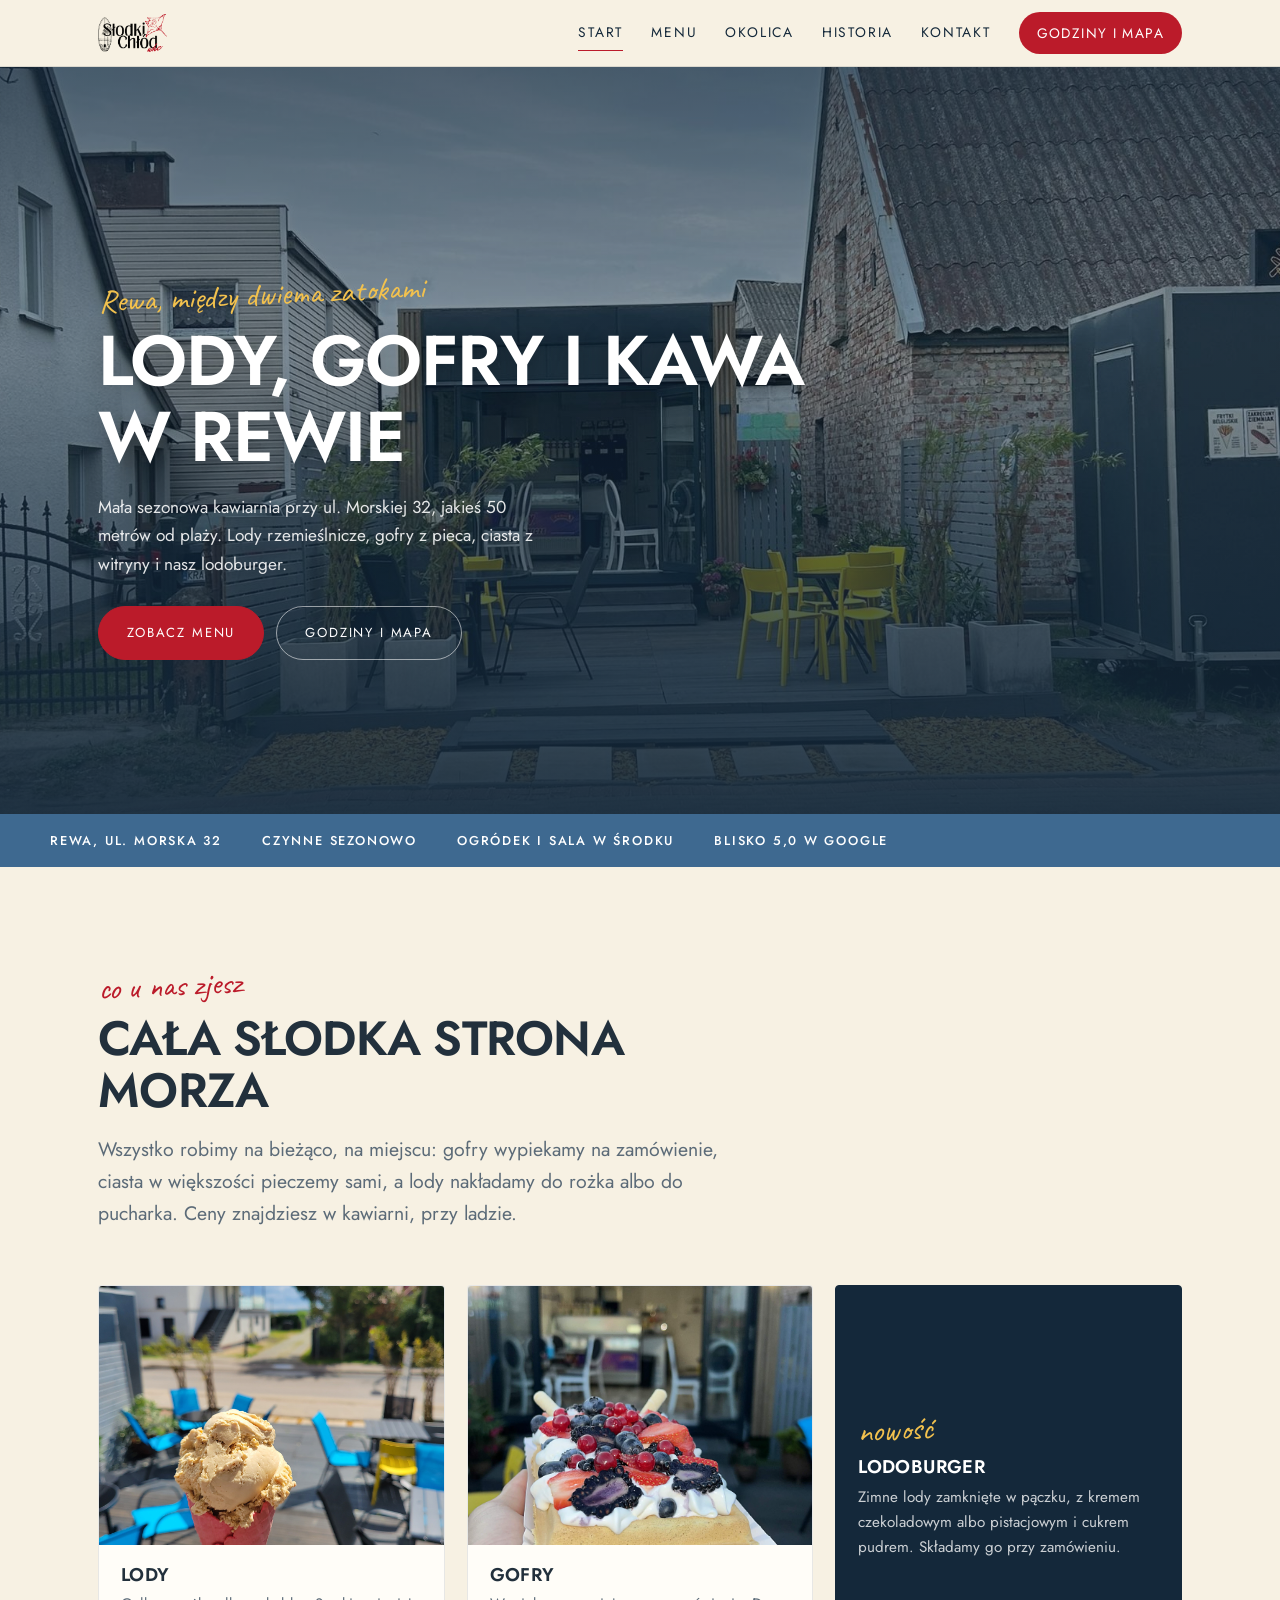
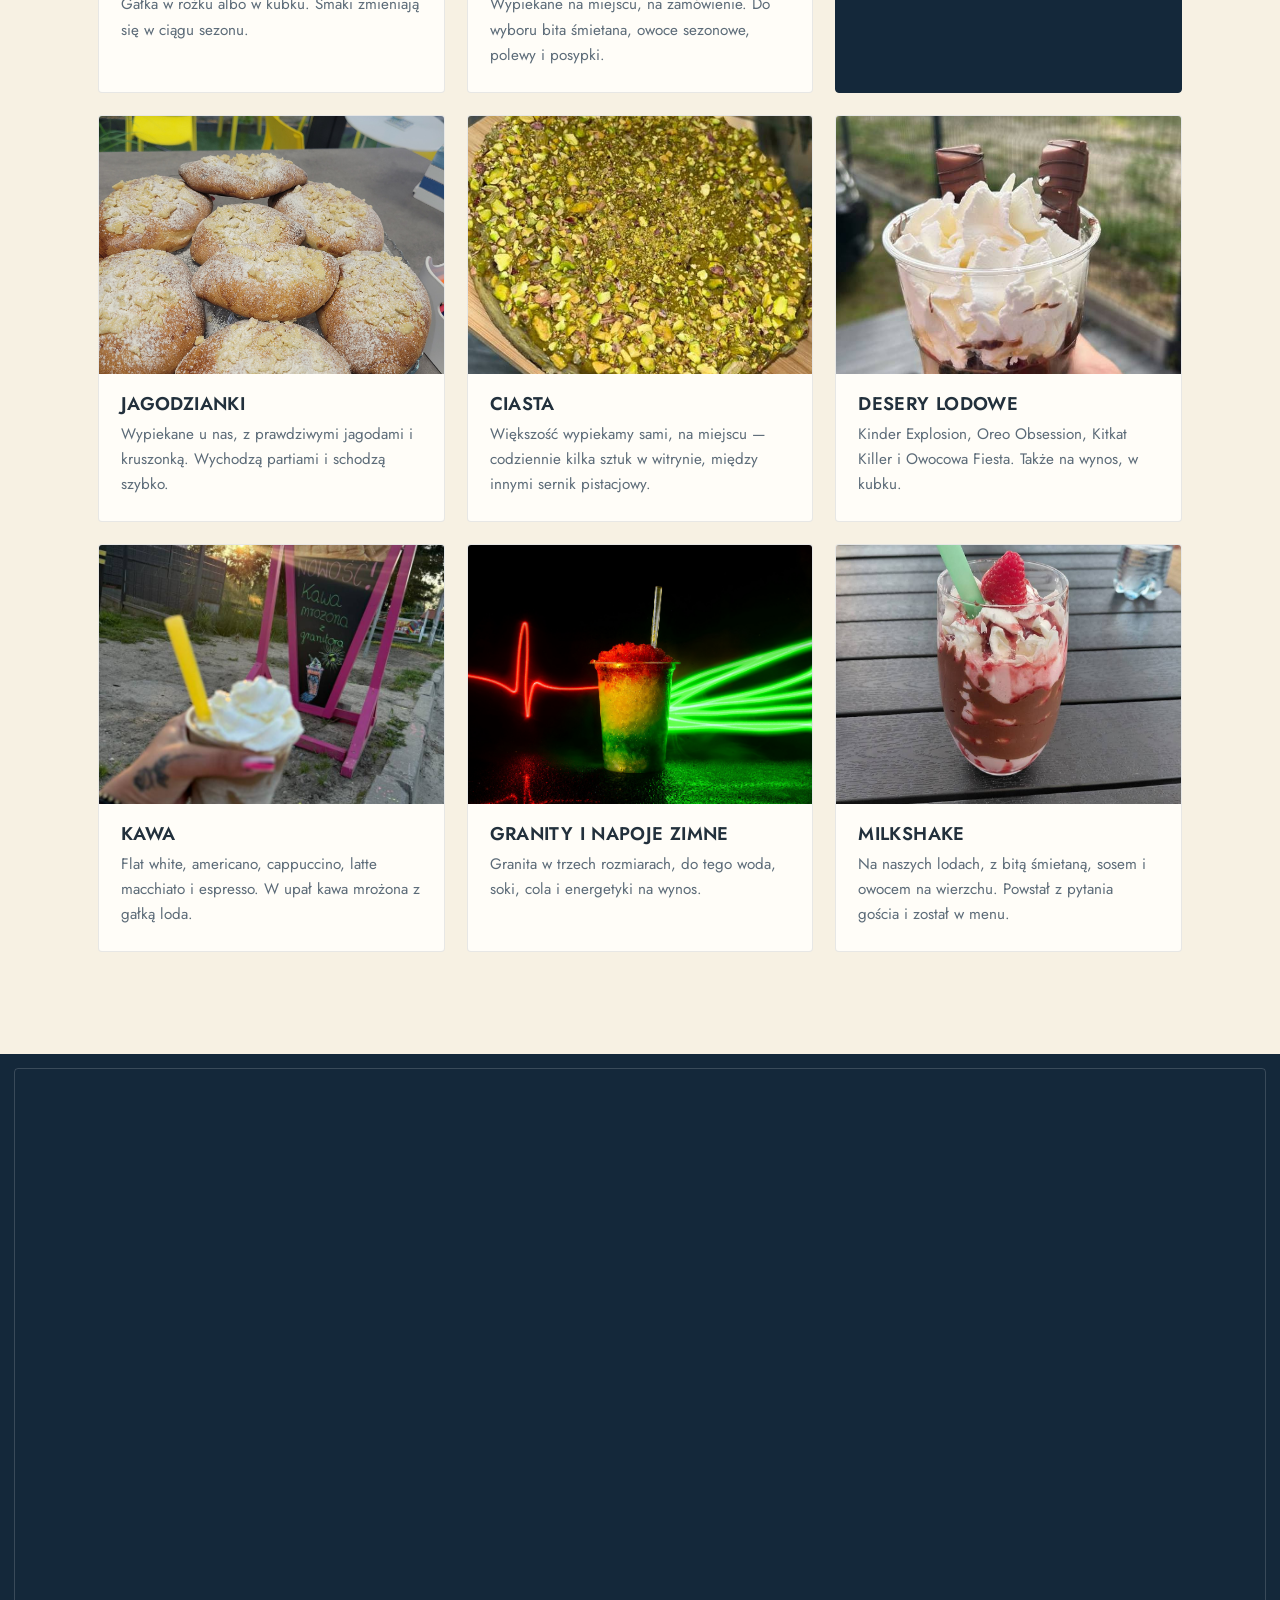
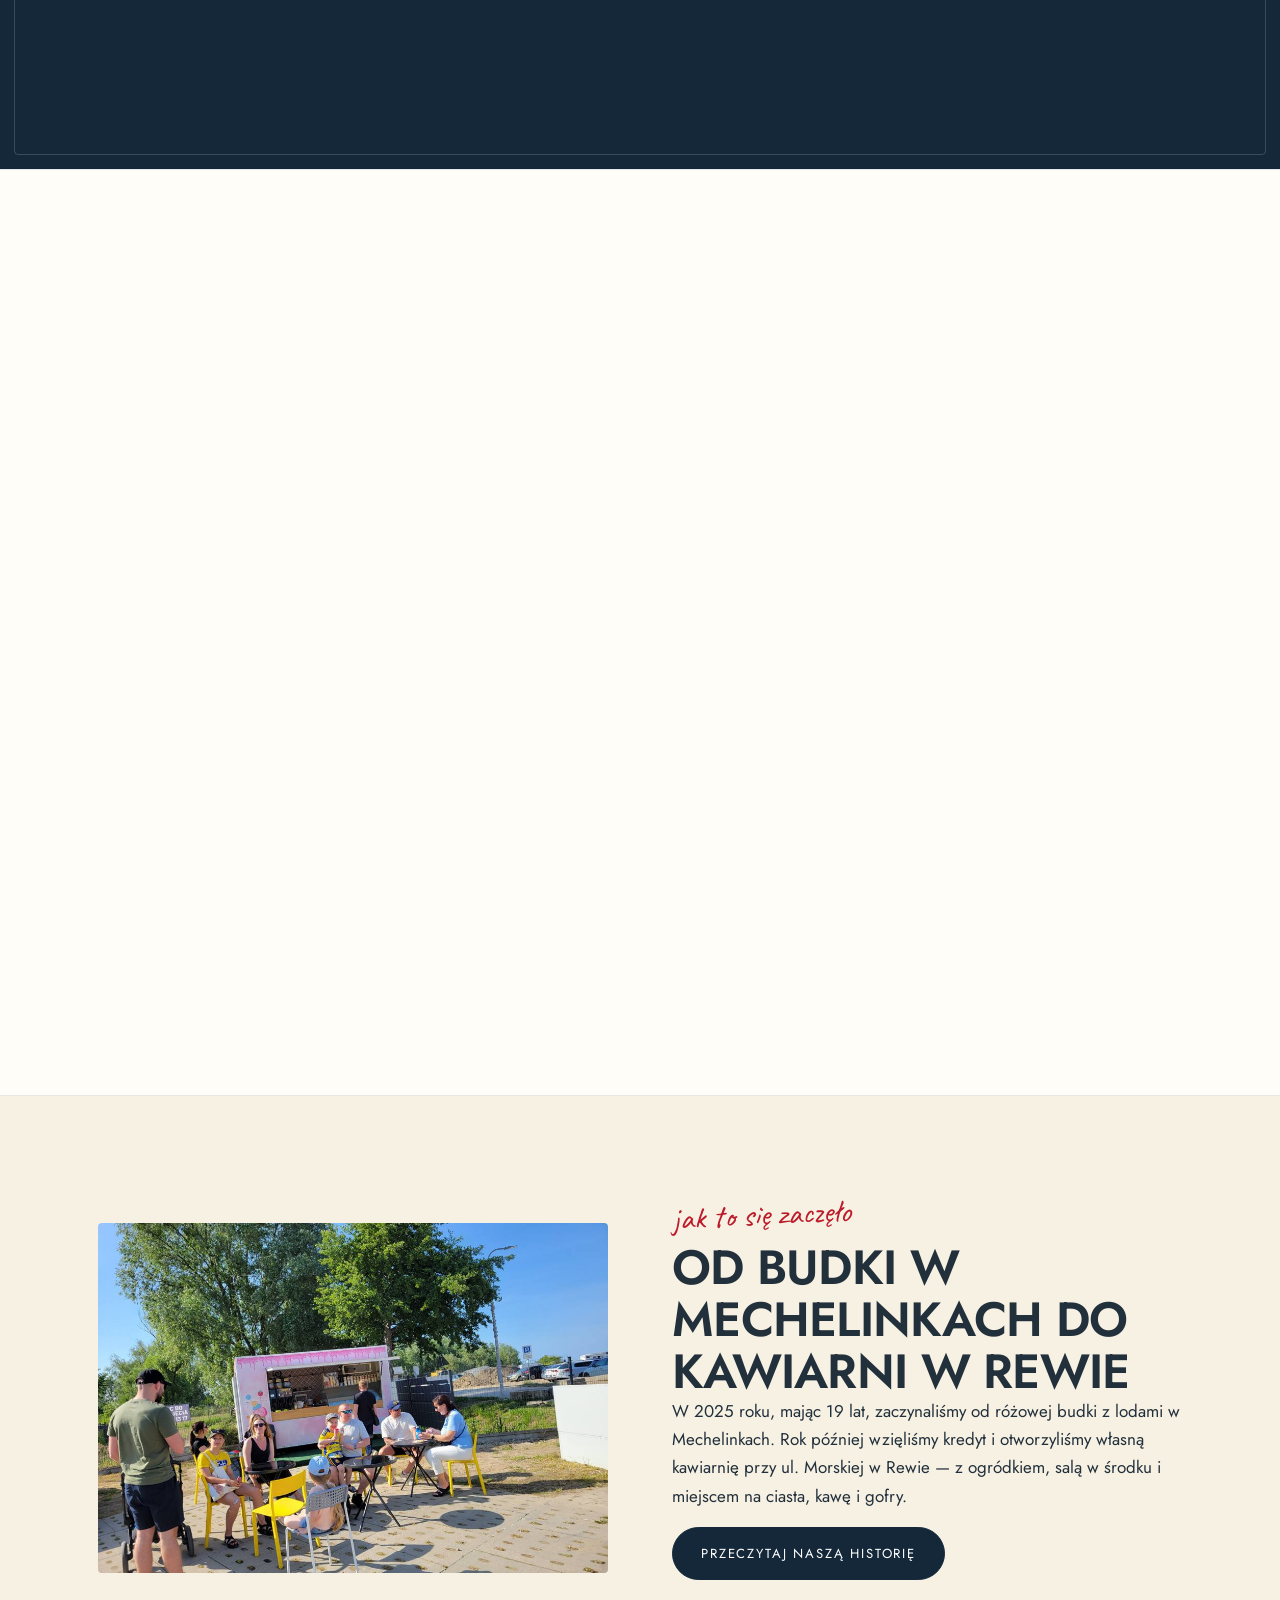
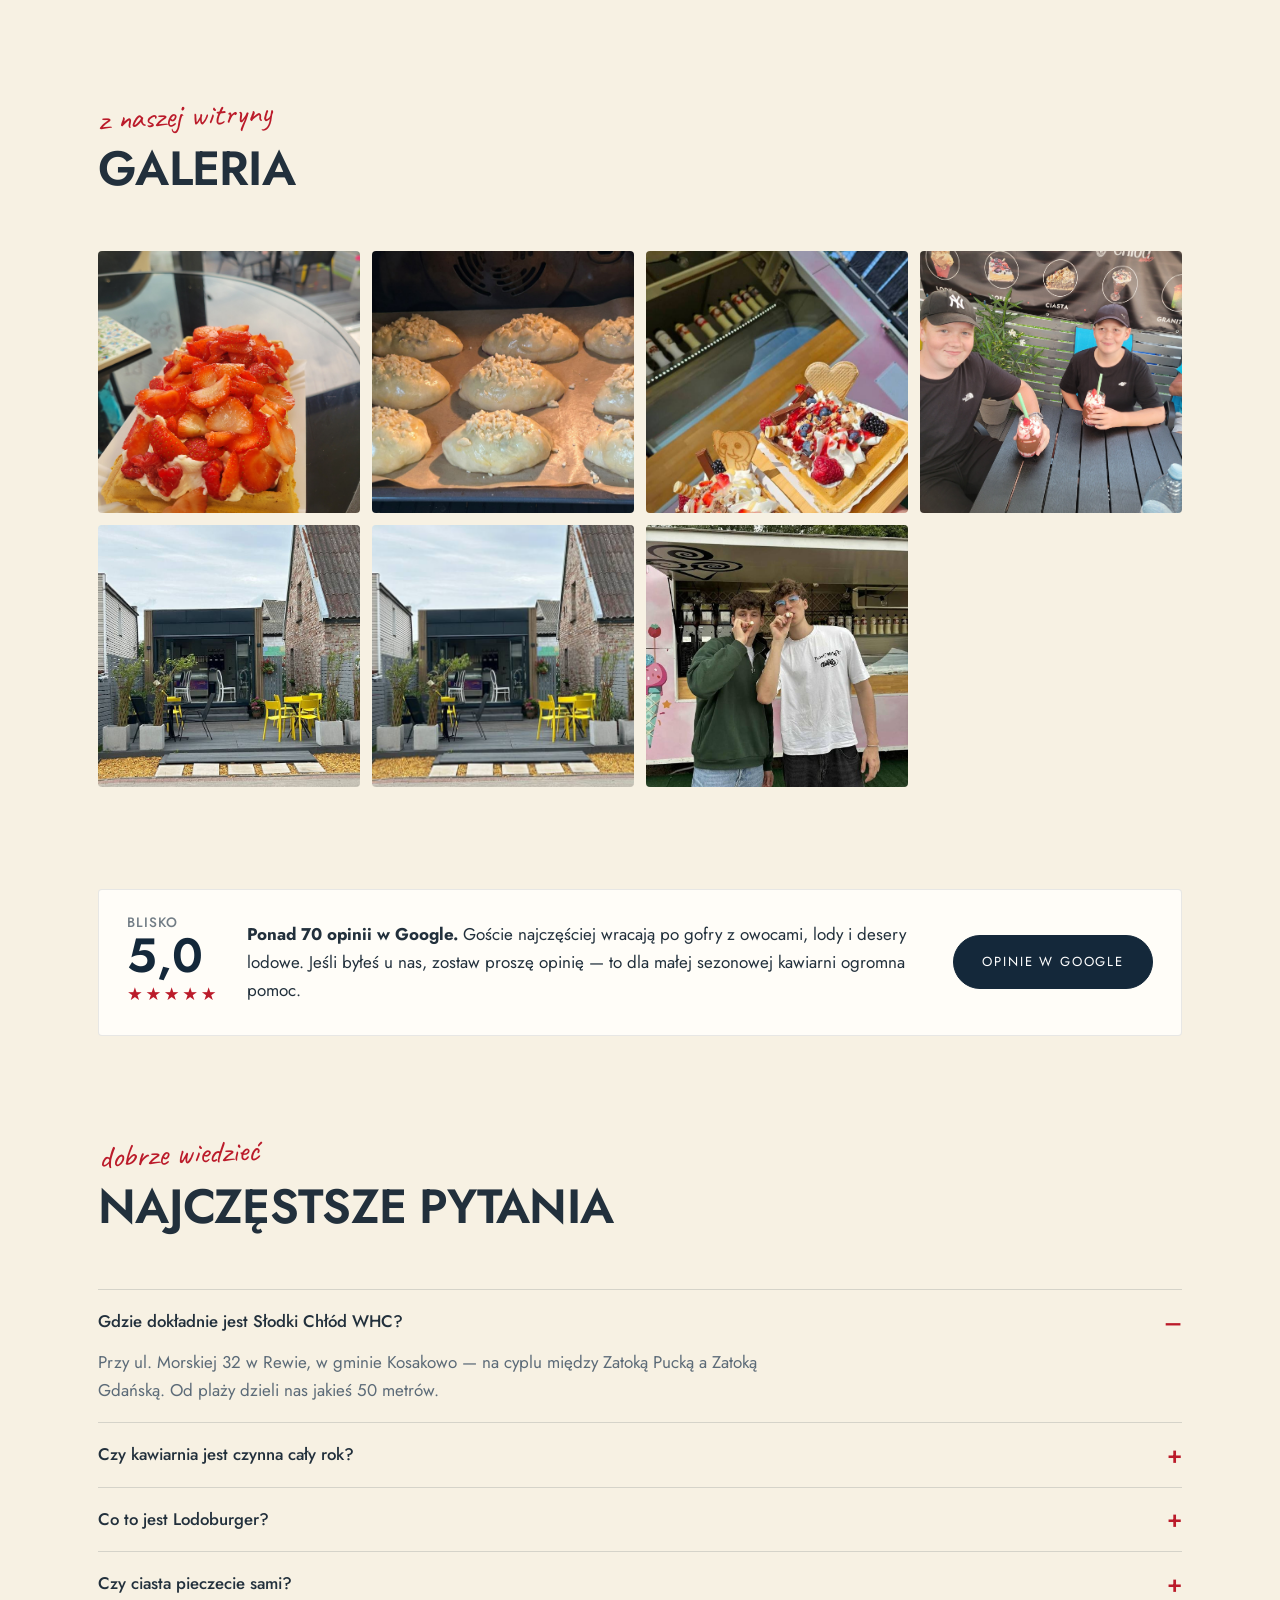
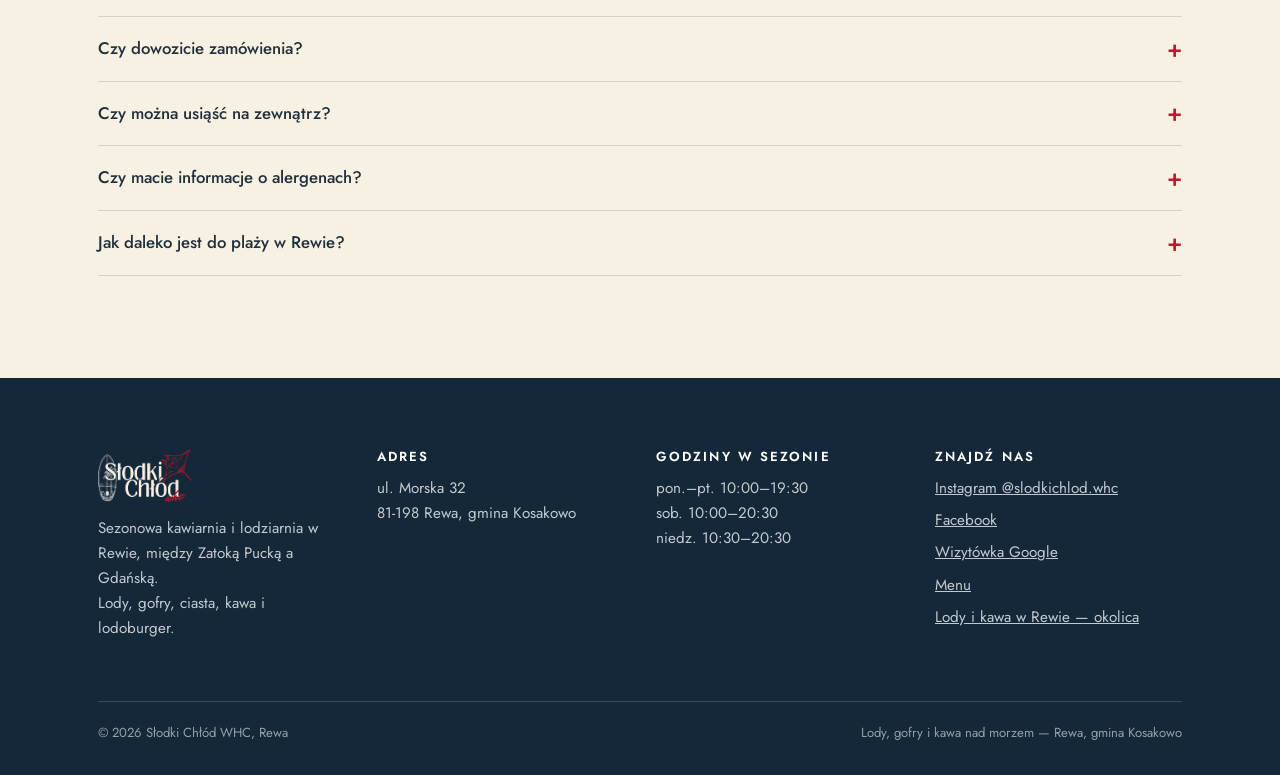
<file: index.html>
<!DOCTYPE html>
<html lang="pl">
<head>
<meta charset="UTF-8">
<meta name="viewport" content="width=device-width, initial-scale=1">
<title>Lody, gofry i kawa w Rewie — Słodki Chłód WHC, ul. Morska 32</title>
<meta name="description" content="Sezonowa kawiarnia i lodziarnia w Rewie, między Zatoką Pucką a Gdańską. Lody rzemieślnicze, gofry belgijskie, lodoburger, ciasta, desery, granity i kawa. ul. Morska 32, 50 metrów od plaży.">
<link rel="canonical" href="https://slodkichlod.pl/index.html">
<meta name="robots" content="index, follow, max-image-preview:large">
<meta name="theme-color" content="#14283A">
<meta name="geo.region" content="PL-PM">
<meta name="geo.placename" content="Rewa">
<meta name="geo.position" content="54.6327;18.5076">

<meta property="og:type" content="website">
<meta property="og:locale" content="pl_PL">
<meta property="og:site_name" content="Słodki Chłód WHC">
<meta property="og:title" content="Lody, gofry i kawa w Rewie — Słodki Chłód WHC, ul. Morska 32">
<meta property="og:description" content="Sezonowa kawiarnia i lodziarnia w Rewie, między Zatoką Pucką a Gdańską. Lody rzemieślnicze, gofry belgijskie, lodoburger, ciasta, desery, granity i kawa. ul. Morska 32, 50 metrów od plaży.">
<meta property="og:url" content="https://slodkichlod.pl/index.html">
<meta property="og:image" content="https://slodkichlod.pl/img/hero-kawiarnia-rewa.jpg">
<meta name="twitter:card" content="summary_large_image">

<link rel="icon" href="img/favicon.svg" type="image/svg+xml">
<link rel="preconnect" href="https://fonts.googleapis.com">
<link rel="preconnect" href="https://fonts.gstatic.com" crossorigin>
<link href="https://fonts.googleapis.com/css2?family=Jost:wght@300;400;500;600&family=Caveat:wght@600&display=swap" rel="stylesheet">
<link rel="stylesheet" href="css/style.css">
<link rel="preload" as="image" href="img/hero-kawiarnia-rewa.jpg" fetchpriority="high">
<script type="application/ld+json">
{
  "@context": "https://schema.org",
  "@type": [
    "IceCreamShop",
    "CafeOrCoffeeShop"
  ],
  "@id": "https://slodkichlod.pl/#kawiarnia",
  "name": "Słodki Chłód WHC",
  "description": "Sezonowa kawiarnia i lodziarnia w Rewie, na cyplu między Zatoką Pucką a Gdańską. Lody rzemieślnicze, gofry belgijskie, lodoburger, ciasta, desery lodowe, granity i kawa.",
  "url": "https://slodkichlod.pl/",
  "image": "https://slodkichlod.pl/img/hero-kawiarnia-rewa.jpg",
  "logo": "https://slodkichlod.pl/img/og.jpg",
  "priceRange": "$$",
  "servesCuisine": [
    "Lody",
    "Desery",
    "Kawa"
  ],
  "address": {
    "@type": "PostalAddress",
    "streetAddress": "ul. Morska 32",
    "addressLocality": "Rewa",
    "postalCode": "81-198",
    "addressRegion": "pomorskie",
    "addressCountry": "PL"
  },
  "geo": {
    "@type": "GeoCoordinates",
    "latitude": 54.6327,
    "longitude": 18.5076
  },
  "hasMap": "https://maps.google.com/?cid=13379716697447746030",
  "hasMenu": "https://slodkichlod.pl/menu.html",
  "publicAccess": true,
  "smokingAllowed": false,
  "currenciesAccepted": "PLN",
  "sameAs": [
    "https://www.instagram.com/slodkichlod.whc/",
    "https://www.facebook.com/share/1Cun2fCpQW/"
  ],
  "areaServed": [
    "Rewa",
    "Mechelinki",
    "Kosakowo",
    "Mosty",
    "Pierwoszyno",
    "Puck",
    "Gdynia"
  ],
  "openingHoursSpecification": [
    {
      "@type": "OpeningHoursSpecification",
      "dayOfWeek": [
        "Monday",
        "Tuesday",
        "Wednesday",
        "Thursday",
        "Friday"
      ],
      "opens": "10:00",
      "closes": "19:30"
    },
    {
      "@type": "OpeningHoursSpecification",
      "dayOfWeek": "Saturday",
      "opens": "10:00",
      "closes": "20:30"
    },
    {
      "@type": "OpeningHoursSpecification",
      "dayOfWeek": "Sunday",
      "opens": "10:30",
      "closes": "20:30"
    }
  ]
}
</script>
<script type="application/ld+json">
{
  "@context": "https://schema.org",
  "@type": "FAQPage",
  "mainEntity": [
    {
      "@type": "Question",
      "name": "Gdzie dokładnie jest Słodki Chłód WHC?",
      "acceptedAnswer": {
        "@type": "Answer",
        "text": "Przy ul. Morskiej 32 w Rewie, w gminie Kosakowo — na cyplu między Zatoką Pucką a Zatoką Gdańską. Od plaży dzieli nas jakieś 50 metrów."
      }
    },
    {
      "@type": "Question",
      "name": "Czy kawiarnia jest czynna cały rok?",
      "acceptedAnswer": {
        "@type": "Answer",
        "text": "Nie, działamy sezonowo. Otwieramy wiosną i pracujemy przez całe wakacje aż do końca sezonu. Aktualne godziny podajemy na Instagramie @slodkichlod.whc i w wizytówce Google."
      }
    },
    {
      "@type": "Question",
      "name": "Co to jest Lodoburger?",
      "acceptedAnswer": {
        "@type": "Answer",
        "text": "Zimne lody zamknięte w pączku, z kremem czekoladowym albo pistacjowym i cukrem pudrem. Składamy go u nas, na miejscu, na świeżych pączkach."
      }
    },
    {
      "@type": "Question",
      "name": "Czy ciasta pieczecie sami?",
      "acceptedAnswer": {
        "@type": "Answer",
        "text": "Prawie wszystkie wypiekamy u siebie, w kawiarni. W szczycie sezonu zdarza się, że wspomagamy się sprawdzonymi lokalnymi dostawcami, ale domyślnie ciasto w witrynie jest nasze."
      }
    },
    {
      "@type": "Question",
      "name": "Czy dowozicie zamówienia?",
      "acceptedAnswer": {
        "@type": "Answer",
        "text": "Nie, nie mamy dowozu. Wszystko wydajemy na miejscu — możesz zjeść u nas w ogródku albo wziąć na wynos i iść z tym na plażę."
      }
    },
    {
      "@type": "Question",
      "name": "Czy można usiąść na zewnątrz?",
      "acceptedAnswer": {
        "@type": "Answer",
        "text": "Tak. Przed kawiarnią mamy ogródek ze stolikami, a w środku salę z miejscami siedzącymi."
      }
    },
    {
      "@type": "Question",
      "name": "Czy macie informacje o alergenach?",
      "acceptedAnswer": {
        "@type": "Answer",
        "text": "Tak. Pełną listę alergenów dla lodów, gofrów, dodatków i ciast udostępniamy na miejscu, wystarczy poprosić obsługę przed zamówieniem."
      }
    },
    {
      "@type": "Question",
      "name": "Jak daleko jest do plaży w Rewie?",
      "acceptedAnswer": {
        "@type": "Answer",
        "text": "Około 50 metrów. Wychodzisz od nas i praktycznie jesteś na plaży."
      }
    }
  ]
}
</script>
</head>
<body>
<a class="pomin" href="#tresc">Przejdź do treści</a>
<header class="top">
  <div class="wrap top__in">
    <a class="marka" href="index.html"><img src="img/logo.png" alt="Słodki Chłód WHC — kawiarnia i lodziarnia w Rewie" width="900" height="496"></a>
    <button class="burger" aria-label="Menu" aria-expanded="false"><span></span><span></span><span></span></button>
    <nav class="menu-gl" aria-label="Menu główne">
    <a href="index.html" aria-current="page">Start</a>
    <a href="menu.html">Menu</a>
    <a href="okolica.html">Okolica</a>
    <a href="historia.html">Historia</a>
    <a href="kontakt.html">Kontakt</a>
      <a class="top__cta" href="kontakt.html#godziny">Godziny i mapa</a>
    </nav>
  </div>
</header>
<main id="tresc">

<section class="hero">
  <img class="hero__foto" src="img/hero-kawiarnia-rewa.jpg" alt="Kawiarnia Słodki Chłód WHC w Rewie z ogródkiem i żółtymi krzesłami" width="1700" height="956" fetchpriority="high">
  <div class="wrap hero__in">
    <span class="reka reka--jasny">Rewa, między dwiema zatokami</span>
    <h1>Lody, gofry i kawa w Rewie</h1>
    <p>Mała sezonowa kawiarnia przy ul. Morskiej 32, jakieś 50 metrów od plaży. Lody rzemieślnicze, gofry z pieca, ciasta z witryny i nasz lodoburger.</p>
    <div class="hero__akcje">
      <a class="btn" href="menu.html">Zobacz menu</a>
      <a class="btn btn--duch" href="kontakt.html#godziny">Godziny i mapa</a>
    </div>
  </div>
</section>

<div class="pasek">
  <div class="wrap pasek__in">
    <span><strong>Rewa, ul. Morska 32</strong></span>
    <span><strong>Czynne sezonowo</strong></span>
    <span><strong>Ogródek i sala w środku</strong></span>
    <span><strong>Blisko 5,0 w Google</strong></span>
  </div>
</div>

<section>
  <div class="wrap">
    <div class="sek__glowa reveal">
      <span class="reka">co u nas zjesz</span>
      <h2>Cała słodka strona morza</h2>
      <p class="lead">Wszystko robimy na bieżąco, na miejscu: gofry wypiekamy na zamówienie, ciasta w większości pieczemy sami, a lody nakładamy do rożka albo do pucharka. Ceny znajdziesz w kawiarni, przy ladzie.</p>
    </div>
    <div class="kafle">
      <article class="kafel reveal">
        <img src="img/lody-rzemieslnicze-rewa.jpg" alt="Gałka lodów rzemieślniczych w różowym rożku na tarasie kawiarni w Rewie" loading="lazy" width="1275" height="1700">
        <div class="kafel__tresc"><h3>Lody</h3><p>Gałka w rożku albo w kubku. Smaki zmieniają się w ciągu sezonu.</p></div>
      </article>
      <article class="kafel reveal">
        <img src="img/gofr-owoce-lesne.jpg" alt="Gofr belgijski z bitą śmietaną i owocami leśnymi przed kawiarnią w Rewie" loading="lazy" width="956" height="1700">
        <div class="kafel__tresc"><h3>Gofry</h3><p>Wypiekane na miejscu, na zamówienie. Do wyboru bita śmietana, owoce sezonowe, polewy i posypki.</p></div>
      </article>
      <article class="kafel kafel--tekst reveal">
        <div class="kafel__tresc">
          <span class="reka reka--jasny">nowość</span>
          <h3>Lodoburger</h3>
          <p>Zimne lody zamknięte w pączku, z kremem czekoladowym albo pistacjowym i cukrem pudrem. Składamy go przy zamówieniu.</p>
        </div>
      </article>
      <article class="kafel reveal">
        <img src="img/jagodzianki-patera.jpg" alt="Jagodzianki z kruszonką i cukrem pudrem na paterze w kawiarni w Rewie" loading="lazy" width="1275" height="1700">
        <div class="kafel__tresc"><h3>Jagodzianki</h3><p>Wypiekane u nas, z prawdziwymi jagodami i kruszonką. Wychodzą partiami i schodzą szybko.</p></div>
      </article>
      <article class="kafel reveal">
        <img src="img/sernik-pistacjowy.jpg" alt="Sernik pistacjowy posypany kruszonymi pistacjami przy witrynie z ciastami" loading="lazy" width="534" height="950">
        <div class="kafel__tresc"><h3>Ciasta</h3><p>Większość wypiekamy sami, na miejscu — codziennie kilka sztuk w witrynie, między innymi sernik pistacjowy.</p></div>
      </article>
      <article class="kafel reveal">
        <img src="img/deser-na-wynos.jpg" alt="Deser lodowy na wynos w kubku, z bitą śmietaną, owocami i wafelkami" loading="lazy" width="562" height="1000">
        <div class="kafel__tresc"><h3>Desery lodowe</h3><p>Kinder Explosion, Oreo Obsession, Kitkat Killer i Owocowa Fiesta. Także na wynos, w kubku.</p></div>
      </article>
      <article class="kafel reveal">
        <img src="img/kawa-mrozona.jpg" alt="Kawa mrożona z bitą śmietaną przed tablicą z ofertą kawiarni" loading="lazy" width="750" height="1000">
        <div class="kafel__tresc"><h3>Kawa</h3><p>Flat white, americano, cappuccino, latte macchiato i espresso. W upał kawa mrożona z gałką loda.</p></div>
      </article>
      <article class="kafel reveal">
        <img src="img/granita.jpg" alt="Kolorowa granita w kubku — czerwona, żółta i zielona warstwa" loading="lazy" width="1900" height="1267">
        <div class="kafel__tresc"><h3>Granity i napoje zimne</h3><p>Granita w trzech rozmiarach, do tego woda, soki, cola i energetyki na wynos.</p></div>
      </article>
      <article class="kafel reveal">
        <img src="img/milkshake.jpg" alt="Milkshake czekoladowy z bitą śmietaną, sosem malinowym i świeżą maliną" loading="lazy" width="1080" height="1409">
        <div class="kafel__tresc"><h3>Milkshake</h3><p>Na naszych lodach, z bitą śmietaną, sosem i owocem na wierzchu. Powstał z pytania gościa i został w menu.</p></div>
      </article>
    </div>
  </div>
</section>

<section class="tablica">
  <div class="wrap">
    <div class="duo">
      <div class="reveal">
        <span class="reka reka--jasny">prosto z pieca</span>
        <h2>Jagodzianki</h2>
        <p>Pieczemy je u siebie, w kawiarni. Ciasto drożdżowe, kruszonka, cukier puder i tyle jagód, że przy pierwszym kęsie robią się fioletowe palce. Wychodzą partiami przez cały dzień i schodzą szybciej, niż zdążymy je ostudzić.</p>
        <p><a class="btn" href="menu.html">Zobacz całe menu</a></p>
      </div>
      <img class="reveal" src="img/jagodzianka-przekroj.jpg" alt="Przekrojona jagodzianka z nadzieniem z jagód, wypiekana w kawiarni w Rewie" loading="lazy" width="1200" height="1600">
    </div>
  </div>
</section>

<section class="misja">
  <div class="wrap">
    <div class="sek__glowa reveal">
      <span class="reka">po co to robimy</span>
      <h2>Nasza misja</h2>
      <p class="lead">Chcemy, żeby Słodki Chłód był tym miejscem, do którego wraca się co wakacje. Nie dlatego, że jest po drodze, tylko dlatego, że dobrze się tu czuliście.</p>
    </div>
    <div class="wartosci">
      <div class="wartosc reveal">
        <span class="wartosc__nr">01</span>
        <h3>Robimy to z pasji</h3>
        <p>Zaczęliśmy od jednej budki, bez inwestora i bez sieci za plecami. Każdy gofr, każde ciasto i każdy nowy deser to nasz pomysł, sprawdzony najpierw na sobie i na znajomych.</p>
      </div>
      <div class="wartosc reveal">
        <span class="wartosc__nr">02</span>
        <h3>Ludzie przede wszystkim</h3>
        <p>Stoimy za ladą osobiście. Lubimy pogadać, doradzić smak, zapamiętać, co kto zamawia. Stali goście dostają u nas coś, czego nie da żadna aplikacja — rozmowę i to, że ktoś ich rozpoznaje.</p>
      </div>
      <div class="wartosc reveal">
        <span class="wartosc__nr">03</span>
        <h3>Świeżo, na miejscu</h3>
        <p>Ciasta w większości pieczemy sami, gofry dopiero po zamówieniu, owoce kroimy tego samego dnia. Kiedy w sezonie brakuje rąk, bierzemy coś od sprawdzonych lokalnych cukierni — ale domyślnie robimy u siebie.</p>
      </div>
      <div class="wartosc reveal">
        <span class="wartosc__nr">04</span>
        <h3>Nasze miejsce na cyplu</h3>
        <p>Jesteśmy stąd. Rewa leży na cyplu, z Zatoką Pucką po jednej stronie i Gdańską po drugiej, i chcemy, żeby to małe miejsce przy Morskiej było powodem, dla którego ktoś zapamięta całą okolicę.</p>
      </div>
    </div>
  </div>
</section>

<section>
  <div class="wrap">
    <div class="duo duo--szeroki">
      <img class="reveal" src="img/budka-mechelinki.jpg" alt="Różowa budka z lodami Słodki Chłód w Mechelinkach latem 2025" loading="lazy" width="1000" height="750">
      <div class="reveal">
        <span class="reka">jak to się zaczęło</span>
        <h2>Od budki w Mechelinkach do kawiarni w Rewie</h2>
        <p>W 2025 roku, mając 19 lat, zaczynaliśmy od różowej budki z lodami w Mechelinkach. Rok później wzięliśmy kredyt i otworzyliśmy własną kawiarnię przy ul. Morskiej w Rewie — z ogródkiem, salą w środku i miejscem na ciasta, kawę i gofry.</p>
        <p><a class="btn btn--ciemny" href="historia.html">Przeczytaj naszą historię</a></p>
      </div>
    </div>
  </div>
</section>

<section style="padding-top:0">
  <div class="wrap">
    <div class="sek__glowa reveal">
      <span class="reka">z naszej witryny</span>
      <h2>Galeria</h2>
    </div>
    <div class="galeria reveal">
  <img src="img/gofr-truskawki.jpg" alt="Gofr belgijski z truskawkami i bitą śmietaną w kawiarni w Rewie" loading="lazy" width="1275" height="1700">
  <img src="img/jagodzianki-piekarnik.jpg" alt="Jagodzianki z kruszonką w piecu w kawiarni Słodki Chłód WHC" loading="lazy" width="1600" height="1200">
  <img src="img/gofry-przy-budce.jpg" alt="Dwa gofry z owocami i czekoladą przy oknie budki z lodami" loading="lazy" width="648" height="1000">
  <img src="img/goscie-desery.jpg" alt="Goście z deserami lodowymi w ogródku kawiarni Słodki Chłód WHC" loading="lazy" width="1275" height="1700">
  <img src="img/kawiarnia-front.jpg" alt="Kawiarnia Słodki Chłód WHC przy ul. Morskiej 32 w Rewie" loading="lazy" width="1200" height="675">
  <img src="img/kawiarnia-ogrodek.jpg" alt="Ogródek kawiarni z żółtymi krzesłami przy ul. Morskiej w Rewie" loading="lazy" width="950" height="534">
  <img src="img/zalozyciele-budka.jpg" alt="Założyciele Słodkiego Chłodu przy pierwszej budce z lodami" loading="lazy" width="759" height="1000">
    </div>
  </div>
</section>

<section style="padding-top:0">
  <div class="wrap">
    <div class="ocena reveal">
      <div>
        <div class="ocena__nota"><span class="ocena__prefiks">blisko</span>5,0</div>
        <div class="gwiazdki" aria-hidden="true">★★★★★</div>
      </div>
      <div style="flex:1;min-width:240px">
        <p style="margin:0"><strong>Ponad 70 opinii w Google.</strong> Goście najczęściej wracają po gofry z owocami, lody i desery lodowe. Jeśli byłeś u nas, zostaw proszę opinię — to dla małej sezonowej kawiarni ogromna pomoc.</p>
      </div>
      <a class="btn btn--ciemny" href="https://maps.google.com/?cid=13379716697447746030" rel="noopener">Opinie w Google</a>
    </div>
  </div>
</section>

<section style="padding-top:0">
  <div class="wrap">
    <div class="sek__glowa reveal">
      <span class="reka">dobrze wiedzieć</span>
      <h2>Najczęstsze pytania</h2>
    </div>
    <div class="faq reveal">
      <details open><summary>Gdzie dokładnie jest Słodki Chłód WHC?</summary><p>Przy ul. Morskiej 32 w Rewie, w gminie Kosakowo — na cyplu między Zatoką Pucką a Zatoką Gdańską. Od plaży dzieli nas jakieś 50 metrów.</p></details>
      <details><summary>Czy kawiarnia jest czynna cały rok?</summary><p>Nie, działamy sezonowo. Otwieramy wiosną i pracujemy przez całe wakacje aż do końca sezonu. Aktualne godziny podajemy na Instagramie i w wizytówce Google.</p></details>
      <details><summary>Co to jest Lodoburger?</summary><p>Zimne lody zamknięte w pączku, z kremem czekoladowym albo pistacjowym i cukrem pudrem. Składamy go u nas, na miejscu, na świeżych pączkach.</p></details>
      <details><summary>Czy ciasta pieczecie sami?</summary><p>Prawie wszystkie wypiekamy u siebie, w kawiarni. W szczycie sezonu zdarza się, że wspomagamy się sprawdzonymi lokalnymi dostawcami, ale domyślnie ciasto w witrynie jest nasze.</p></details>
      <details><summary>Czy dowozicie zamówienia?</summary><p>Nie, nie mamy dowozu. Wszystko wydajemy na miejscu — możesz zjeść u nas w ogródku albo wziąć na wynos i iść z tym na plażę.</p></details>
      <details><summary>Czy można usiąść na zewnątrz?</summary><p>Tak. Przed kawiarnią mamy ogródek ze stolikami, a w środku salę z miejscami siedzącymi.</p></details>
      <details><summary>Czy macie informacje o alergenach?</summary><p>Tak. Pełną listę alergenów dla lodów, gofrów, dodatków i ciast udostępniamy na miejscu — wystarczy poprosić obsługę przed zamówieniem.</p></details>
      <details><summary>Jak daleko jest do plaży w Rewie?</summary><p>Około 50 metrów. Wychodzisz od nas i praktycznie jesteś na plaży.</p></details>
    </div>
  </div>
</section>
</main>
<footer class="stopka">
  <div class="wrap">
    <div class="stopka__siatka">
      <div>
        <img class="stopka__logo" src="img/logo-jasne.png" alt="Logo Słodki Chłód WHC" width="900" height="496" loading="lazy">
        <p>Sezonowa kawiarnia i lodziarnia w Rewie, między Zatoką Pucką a Gdańską.<br>Lody, gofry, ciasta, kawa i lodoburger.</p>
      </div>
      <div>
        <h3>Adres</h3>
        <p>ul. Morska 32<br>81-198 Rewa, gmina Kosakowo</p>
      </div>
      <div>
        <h3>Godziny w sezonie</h3>
        <p>pon.–pt. 10:00–19:30<br>sob. 10:00–20:30<br>niedz. 10:30–20:30</p>
      </div>
      <div>
        <h3>Znajdź nas</h3>
        <ul>
          <li><a href="https://www.instagram.com/slodkichlod.whc/" rel="noopener">Instagram @slodkichlod.whc</a></li>
          <li><a href="https://www.facebook.com/share/1Cun2fCpQW/" rel="noopener">Facebook</a></li>
          <li><a href="https://maps.google.com/?cid=13379716697447746030" rel="noopener">Wizytówka Google</a></li>
          <li><a href="menu.html">Menu</a></li>
          <li><a href="okolica.html">Lody i kawa w Rewie — okolica</a></li>
        </ul>
      </div>
    </div>
    <div class="stopka__dol">
      <span>© 2026 Słodki Chłód WHC, Rewa</span>
      <span>Lody, gofry i kawa nad morzem — Rewa, gmina Kosakowo</span>
    </div>
  </div>
</footer>
<script src="js/main.js"></script>
</body>
</html>
</file>
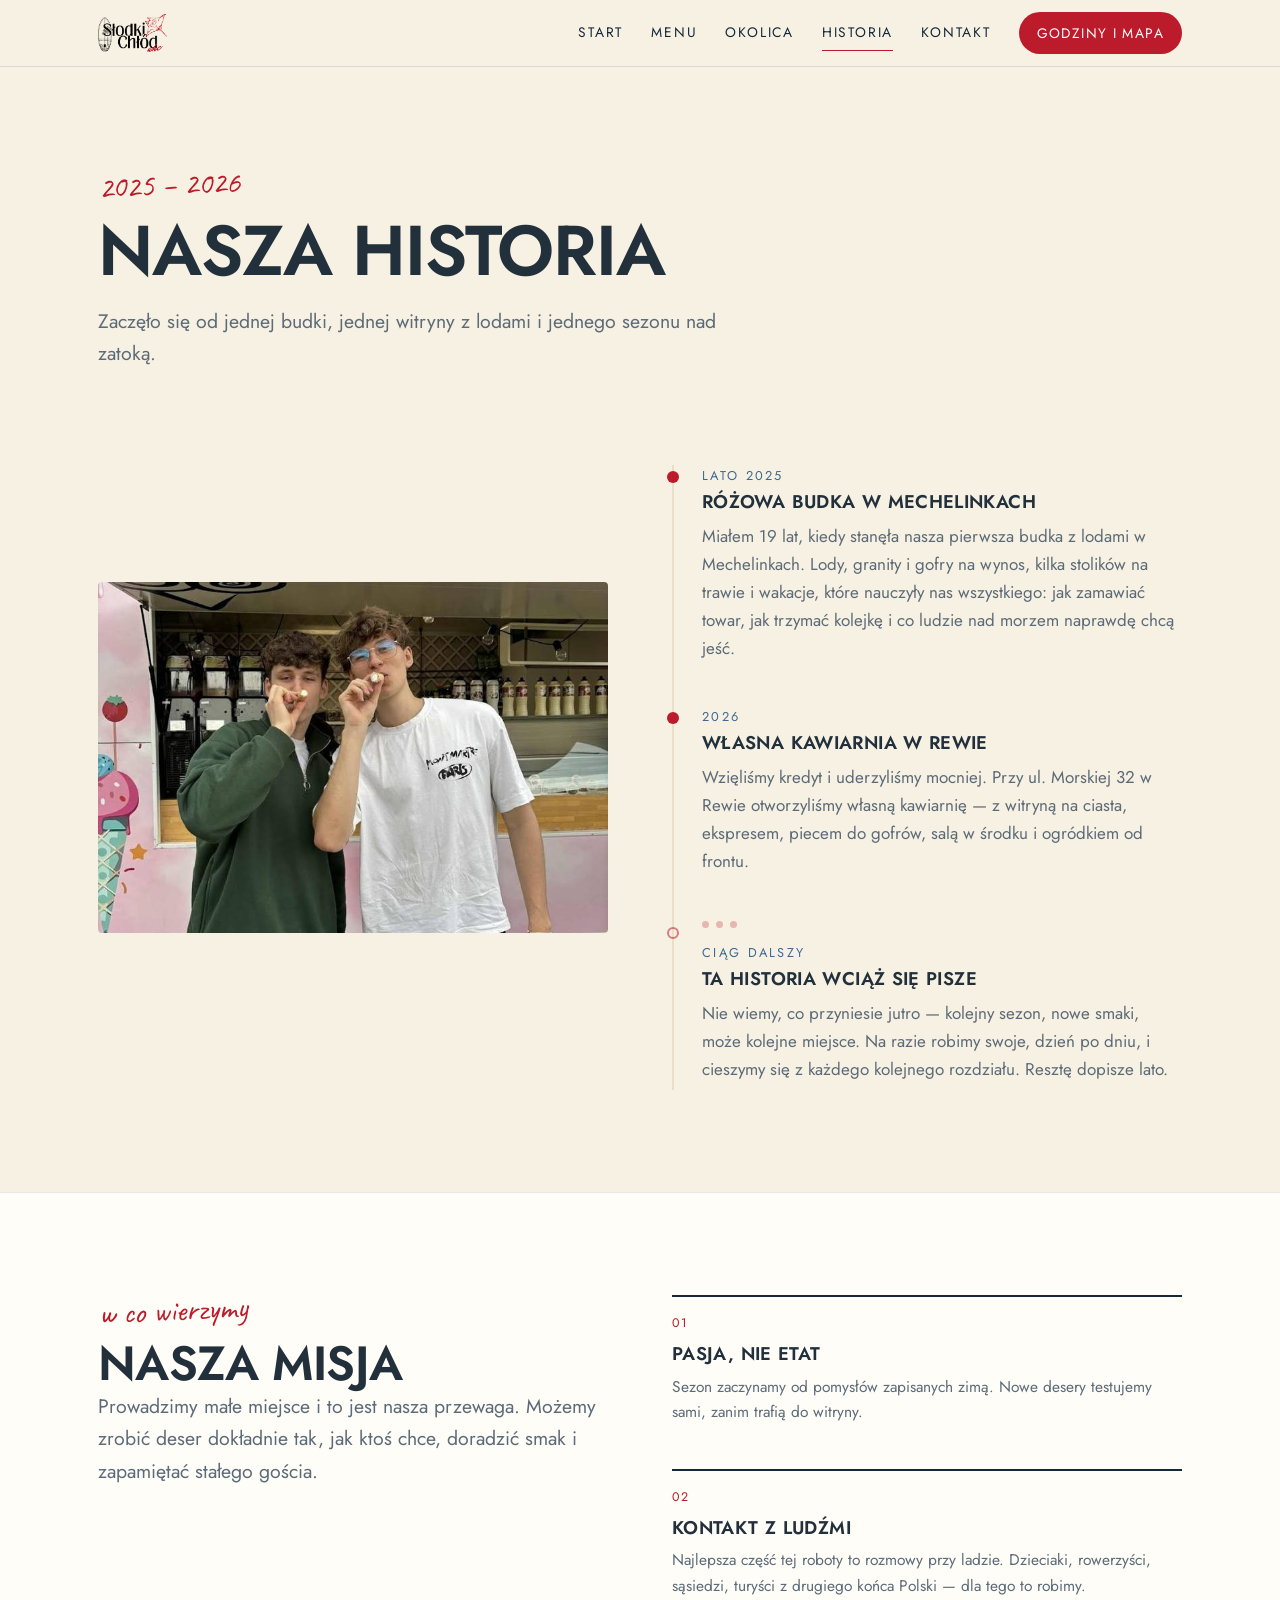
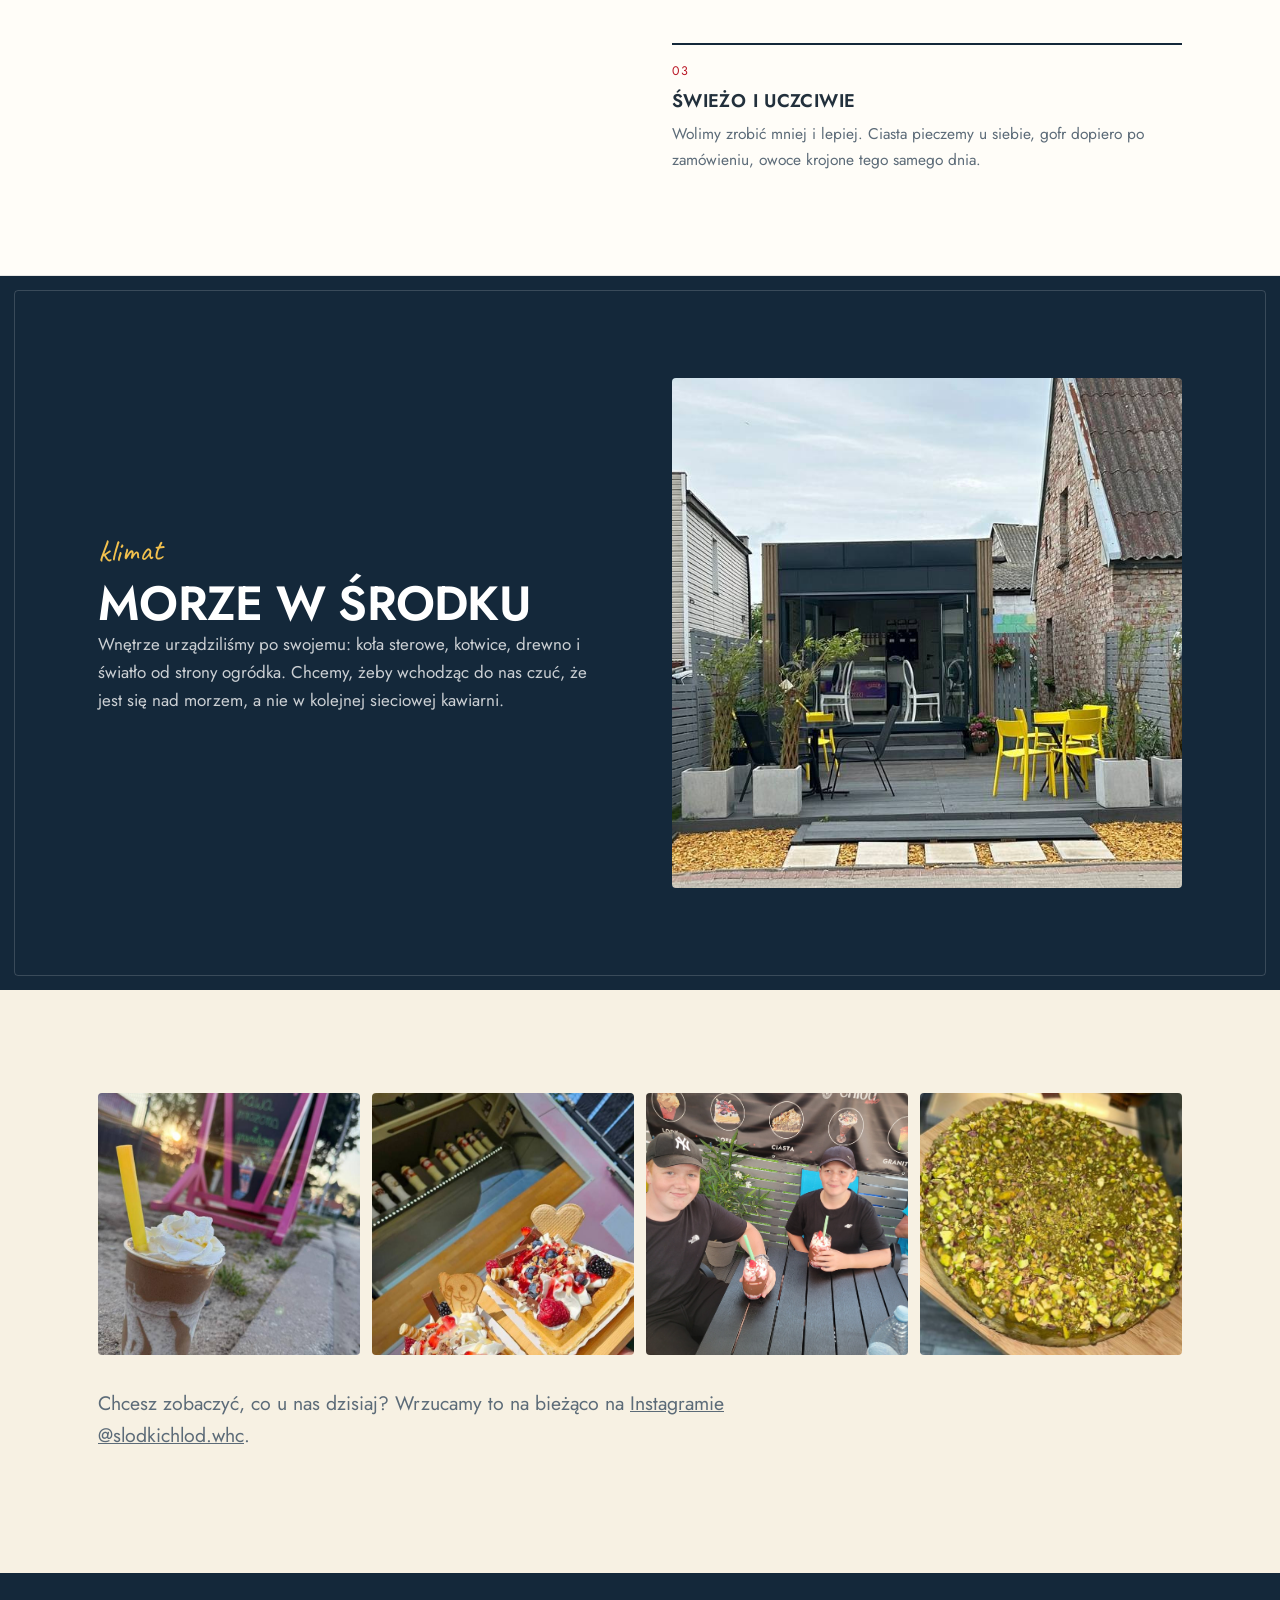
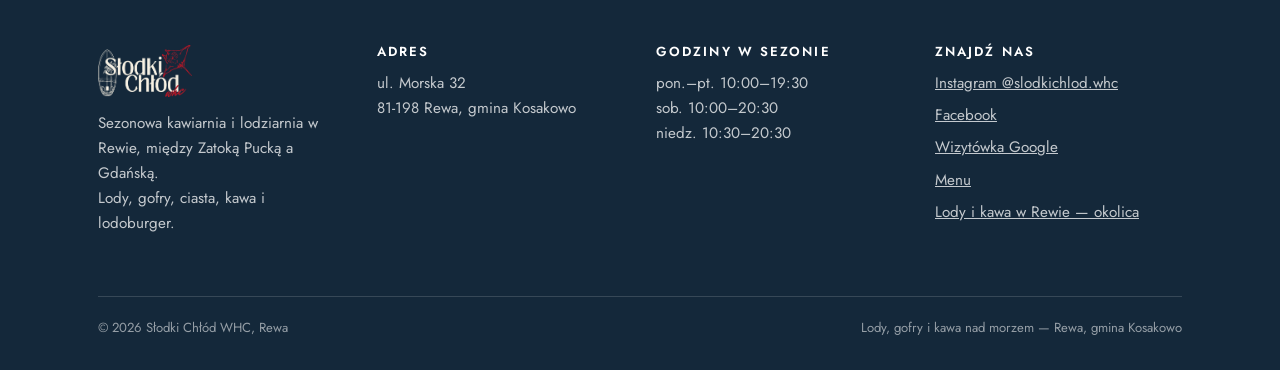
<file: historia.html>
<!DOCTYPE html>
<html lang="pl">
<head>
<meta charset="UTF-8">
<meta name="viewport" content="width=device-width, initial-scale=1">
<title>Nasza historia — od budki w Mechelinkach do kawiarni w Rewie | Słodki Chłód WHC</title>
<meta name="description" content="W 2025 roku zaczynaliśmy od różowej budki z lodami w Mechelinkach. W 2026 otworzyliśmy własną kawiarnię przy ul. Morskiej 32 w Rewie. Poznaj historię Słodkiego Chłodu WHC.">
<link rel="canonical" href="https://slodkichlod.pl/historia.html">
<meta name="robots" content="index, follow, max-image-preview:large">
<meta name="theme-color" content="#14283A">
<meta name="geo.region" content="PL-PM">
<meta name="geo.placename" content="Rewa">
<meta name="geo.position" content="54.6327;18.5076">

<meta property="og:type" content="website">
<meta property="og:locale" content="pl_PL">
<meta property="og:site_name" content="Słodki Chłód WHC">
<meta property="og:title" content="Nasza historia — od budki w Mechelinkach do kawiarni w Rewie | Słodki Chłód WHC">
<meta property="og:description" content="W 2025 roku zaczynaliśmy od różowej budki z lodami w Mechelinkach. W 2026 otworzyliśmy własną kawiarnię przy ul. Morskiej 32 w Rewie. Poznaj historię Słodkiego Chłodu WHC.">
<meta property="og:url" content="https://slodkichlod.pl/historia.html">
<meta property="og:image" content="https://slodkichlod.pl/img/budka-mechelinki.jpg">
<meta name="twitter:card" content="summary_large_image">

<link rel="icon" href="img/favicon.svg" type="image/svg+xml">
<link rel="preconnect" href="https://fonts.googleapis.com">
<link rel="preconnect" href="https://fonts.gstatic.com" crossorigin>
<link href="https://fonts.googleapis.com/css2?family=Jost:wght@300;400;500;600&family=Caveat:wght@600&display=swap" rel="stylesheet">
<link rel="stylesheet" href="css/style.css">

<script type="application/ld+json">
{
  "@context": "https://schema.org",
  "@type": [
    "IceCreamShop",
    "CafeOrCoffeeShop"
  ],
  "@id": "https://slodkichlod.pl/#kawiarnia",
  "name": "Słodki Chłód WHC",
  "description": "Sezonowa kawiarnia i lodziarnia w Rewie, na cyplu między Zatoką Pucką a Gdańską. Lody rzemieślnicze, gofry belgijskie, lodoburger, ciasta, desery lodowe, granity i kawa.",
  "url": "https://slodkichlod.pl/",
  "image": "https://slodkichlod.pl/img/hero-kawiarnia-rewa.jpg",
  "logo": "https://slodkichlod.pl/img/og.jpg",
  "priceRange": "$$",
  "servesCuisine": [
    "Lody",
    "Desery",
    "Kawa"
  ],
  "address": {
    "@type": "PostalAddress",
    "streetAddress": "ul. Morska 32",
    "addressLocality": "Rewa",
    "postalCode": "81-198",
    "addressRegion": "pomorskie",
    "addressCountry": "PL"
  },
  "geo": {
    "@type": "GeoCoordinates",
    "latitude": 54.6327,
    "longitude": 18.5076
  },
  "hasMap": "https://maps.google.com/?cid=13379716697447746030",
  "hasMenu": "https://slodkichlod.pl/menu.html",
  "publicAccess": true,
  "smokingAllowed": false,
  "currenciesAccepted": "PLN",
  "sameAs": [
    "https://www.instagram.com/slodkichlod.whc/",
    "https://www.facebook.com/share/1Cun2fCpQW/"
  ],
  "areaServed": [
    "Rewa",
    "Mechelinki",
    "Kosakowo",
    "Mosty",
    "Pierwoszyno",
    "Puck",
    "Gdynia"
  ],
  "openingHoursSpecification": [
    {
      "@type": "OpeningHoursSpecification",
      "dayOfWeek": [
        "Monday",
        "Tuesday",
        "Wednesday",
        "Thursday",
        "Friday"
      ],
      "opens": "10:00",
      "closes": "19:30"
    },
    {
      "@type": "OpeningHoursSpecification",
      "dayOfWeek": "Saturday",
      "opens": "10:00",
      "closes": "20:30"
    },
    {
      "@type": "OpeningHoursSpecification",
      "dayOfWeek": "Sunday",
      "opens": "10:30",
      "closes": "20:30"
    }
  ]
}
</script>
</head>
<body>
<a class="pomin" href="#tresc">Przejdź do treści</a>
<header class="top">
  <div class="wrap top__in">
    <a class="marka" href="index.html"><img src="img/logo.png" alt="Słodki Chłód WHC — kawiarnia i lodziarnia w Rewie" width="900" height="496"></a>
    <button class="burger" aria-label="Menu" aria-expanded="false"><span></span><span></span><span></span></button>
    <nav class="menu-gl" aria-label="Menu główne">
    <a href="index.html">Start</a>
    <a href="menu.html">Menu</a>
    <a href="okolica.html">Okolica</a>
    <a href="historia.html" aria-current="page">Historia</a>
    <a href="kontakt.html">Kontakt</a>
      <a class="top__cta" href="kontakt.html#godziny">Godziny i mapa</a>
    </nav>
  </div>
</header>
<main id="tresc">

<section>
  <div class="wrap">
    <div class="sek__glowa reveal">
      <span class="reka">2025 – 2026</span>
      <h1>Nasza historia</h1>
      <p class="lead">Zaczęło się od jednej budki, jednej witryny z lodami i jednego sezonu nad zatoką.</p>
    </div>

    <div class="duo duo--szeroki">
      <img class="reveal" src="img/zalozyciele-budka.jpg" alt="Właściciele Słodkiego Chłodu przy różowej budce z lodami w Mechelinkach" loading="lazy" width="759" height="1000">
      <div class="reveal">
        <div class="os">
          <div class="os__punkt">
            <div class="os__rok">Lato 2025</div>
            <h3>Różowa budka w Mechelinkach</h3>
            <p>Miałem 19 lat, kiedy stanęła nasza pierwsza budka z lodami w Mechelinkach. Lody, granity i gofry na wynos, kilka stolików na trawie i wakacje, które nauczyły nas wszystkiego: jak zamawiać towar, jak trzymać kolejkę i co ludzie nad morzem naprawdę chcą jeść.</p>
          </div>
          <div class="os__punkt">
            <div class="os__rok">2026</div>
            <h3>Własna kawiarnia w Rewie</h3>
            <p>Wzięliśmy kredyt i uderzyliśmy mocniej. Przy ul. Morskiej 32 w Rewie otworzyliśmy własną kawiarnię — z witryną na ciasta, ekspresem, piecem do gofrów, salą w środku i ogródkiem od frontu.</p>
          </div>
          <div class="os__punkt os__punkt--dalej">
            <div class="os__kropki" aria-hidden="true"><span></span><span></span><span></span></div>
            <div class="os__rok">ciąg dalszy</div>
            <h3>Ta historia wciąż się pisze</h3>
            <p>Nie wiemy, co przyniesie jutro — kolejny sezon, nowe smaki, może kolejne miejsce. Na razie robimy swoje, dzień po dniu, i cieszymy się z każdego kolejnego rozdziału. Resztę dopisze lato.</p>
          </div>
        </div>
      </div>
    </div>
  </div>
</section>

<section class="misja">
  <div class="wrap">
    <div class="duo duo--szeroki" style="align-items:start">
      <div class="reveal">
        <span class="reka">w co wierzymy</span>
        <h2>Nasza misja</h2>
        <p class="lead">Prowadzimy małe miejsce i to jest nasza przewaga. Możemy zrobić deser dokładnie tak, jak ktoś chce, doradzić smak i zapamiętać stałego gościa.</p>
      </div>
      <div class="wartosci reveal" style="grid-template-columns:1fr">
        <div class="wartosc">
          <span class="wartosc__nr">01</span>
          <h3>Pasja, nie etat</h3>
          <p>Sezon zaczynamy od pomysłów zapisanych zimą. Nowe desery testujemy sami, zanim trafią do witryny.</p>
        </div>
        <div class="wartosc">
          <span class="wartosc__nr">02</span>
          <h3>Kontakt z ludźmi</h3>
          <p>Najlepsza część tej roboty to rozmowy przy ladzie. Dzieciaki, rowerzyści, sąsiedzi, turyści z drugiego końca Polski — dla tego to robimy.</p>
        </div>
        <div class="wartosc">
          <span class="wartosc__nr">03</span>
          <h3>Świeżo i uczciwie</h3>
          <p>Wolimy zrobić mniej i lepiej. Ciasta pieczemy u siebie, gofr dopiero po zamówieniu, owoce krojone tego samego dnia.</p>
        </div>
      </div>
    </div>
  </div>
</section>

<section class="tablica">
  <div class="wrap">
    <div class="duo">
      <div class="reveal">
        <span class="reka reka--jasny">klimat</span>
        <h2>Morze w środku</h2>
        <p>Wnętrze urządziliśmy po swojemu: koła sterowe, kotwice, drewno i światło od strony ogródka. Chcemy, żeby wchodząc do nas czuć, że jest się nad morzem, a nie w kolejnej sieciowej kawiarni.</p>
      </div>
      <img class="reveal" src="img/kawiarnia-front.jpg" alt="Wejście do kawiarni Słodki Chłód WHC w Rewie z ogródkiem" loading="lazy" width="1200" height="675">
    </div>
  </div>
</section>

<section>
  <div class="wrap">
    <div class="galeria reveal">
      <img src="img/granita-kawa-zachod.jpg" alt="Kawa mrożona z granitora o zachodzie słońca przy pierwszej budce" loading="lazy" width="712" height="950">
      <img src="img/gofry-przy-budce.jpg" alt="Dwa gofry z owocami przy oknie budki z lodami" loading="lazy" width="648" height="1000">
      <img src="img/goscie-desery.jpg" alt="Goście z deserami lodowymi pod banerem Słodki Chłód WHC" loading="lazy" width="1275" height="1700">
      <img src="img/sernik-pistacjowy.jpg" alt="Sernik pistacjowy w witrynie kawiarni Słodki Chłód WHC w Rewie" loading="lazy" width="534" height="950">
    </div>
    <p class="lead reveal" style="margin-top:32px">Chcesz zobaczyć, co u nas dzisiaj? Wrzucamy to na bieżąco na <a href="https://www.instagram.com/slodkichlod.whc/" rel="noopener">Instagramie @slodkichlod.whc</a>.</p>
  </div>
</section>
</main>
<footer class="stopka">
  <div class="wrap">
    <div class="stopka__siatka">
      <div>
        <img class="stopka__logo" src="img/logo-jasne.png" alt="Logo Słodki Chłód WHC" width="900" height="496" loading="lazy">
        <p>Sezonowa kawiarnia i lodziarnia w Rewie, między Zatoką Pucką a Gdańską.<br>Lody, gofry, ciasta, kawa i lodoburger.</p>
      </div>
      <div>
        <h3>Adres</h3>
        <p>ul. Morska 32<br>81-198 Rewa, gmina Kosakowo</p>
      </div>
      <div>
        <h3>Godziny w sezonie</h3>
        <p>pon.–pt. 10:00–19:30<br>sob. 10:00–20:30<br>niedz. 10:30–20:30</p>
      </div>
      <div>
        <h3>Znajdź nas</h3>
        <ul>
          <li><a href="https://www.instagram.com/slodkichlod.whc/" rel="noopener">Instagram @slodkichlod.whc</a></li>
          <li><a href="https://www.facebook.com/share/1Cun2fCpQW/" rel="noopener">Facebook</a></li>
          <li><a href="https://maps.google.com/?cid=13379716697447746030" rel="noopener">Wizytówka Google</a></li>
          <li><a href="menu.html">Menu</a></li>
          <li><a href="okolica.html">Lody i kawa w Rewie — okolica</a></li>
        </ul>
      </div>
    </div>
    <div class="stopka__dol">
      <span>© 2026 Słodki Chłód WHC, Rewa</span>
      <span>Lody, gofry i kawa nad morzem — Rewa, gmina Kosakowo</span>
    </div>
  </div>
</footer>
<script src="js/main.js"></script>
</body>
</html>
</file>
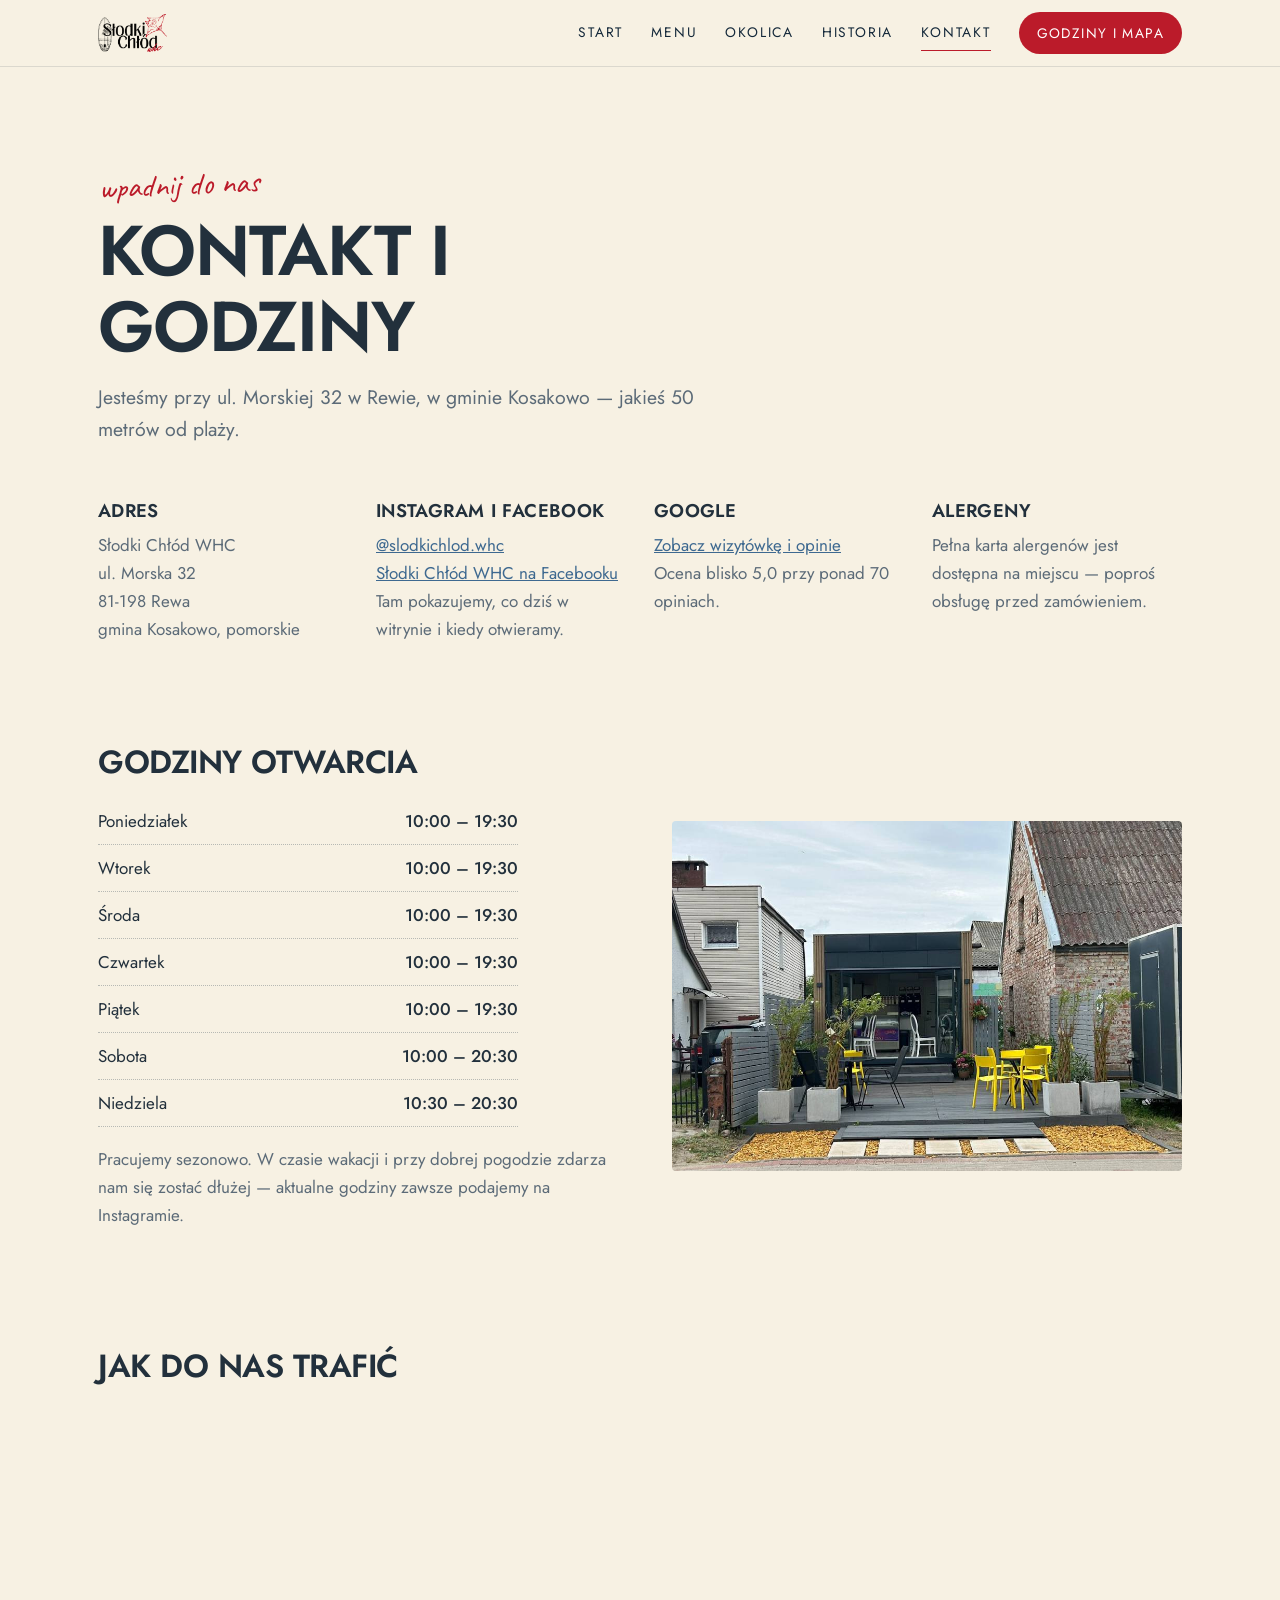
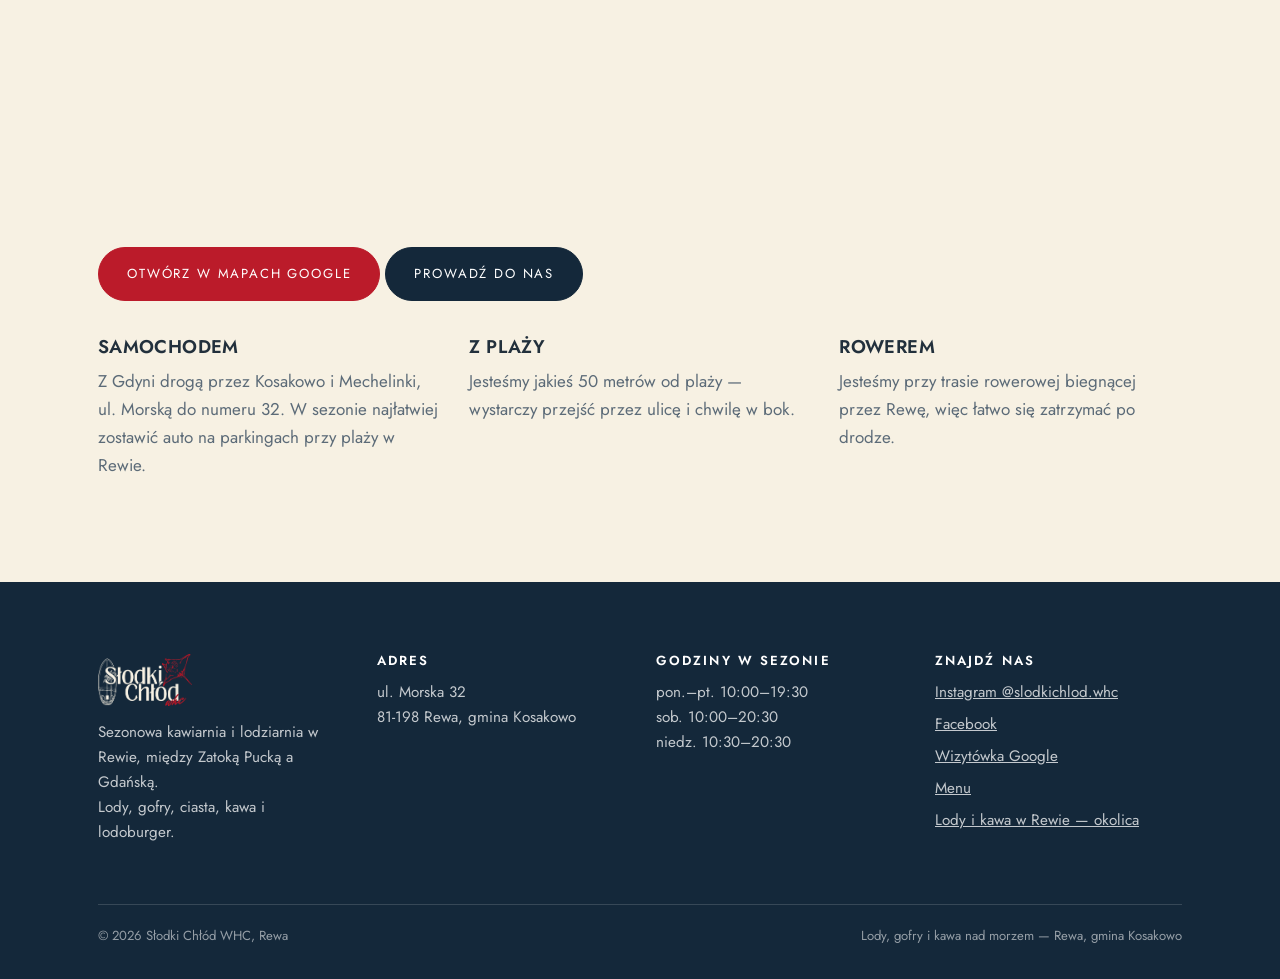
<file: kontakt.html>
<!DOCTYPE html>
<html lang="pl">
<head>
<meta charset="UTF-8">
<meta name="viewport" content="width=device-width, initial-scale=1">
<title>Kontakt i godziny — ul. Morska 32, Rewa | Słodki Chłód WHC</title>
<meta name="description" content="Słodki Chłód WHC, ul. Morska 32, 81-198 Rewa (gmina Kosakowo). Godziny otwarcia w sezonie, mapa i Instagram @slodkichlod.whc. Wydajemy na miejscu i na wynos, bez dowozu.">
<link rel="canonical" href="https://slodkichlod.pl/kontakt.html">
<meta name="robots" content="index, follow, max-image-preview:large">
<meta name="theme-color" content="#14283A">
<meta name="geo.region" content="PL-PM">
<meta name="geo.placename" content="Rewa">
<meta name="geo.position" content="54.6327;18.5076">

<meta property="og:type" content="website">
<meta property="og:locale" content="pl_PL">
<meta property="og:site_name" content="Słodki Chłód WHC">
<meta property="og:title" content="Kontakt i godziny — ul. Morska 32, Rewa | Słodki Chłód WHC">
<meta property="og:description" content="Słodki Chłód WHC, ul. Morska 32, 81-198 Rewa (gmina Kosakowo). Godziny otwarcia w sezonie, mapa i Instagram @slodkichlod.whc. Wydajemy na miejscu i na wynos, bez dowozu.">
<meta property="og:url" content="https://slodkichlod.pl/kontakt.html">
<meta property="og:image" content="https://slodkichlod.pl/img/kawiarnia-front.jpg">
<meta name="twitter:card" content="summary_large_image">

<link rel="icon" href="img/favicon.svg" type="image/svg+xml">
<link rel="preconnect" href="https://fonts.googleapis.com">
<link rel="preconnect" href="https://fonts.gstatic.com" crossorigin>
<link href="https://fonts.googleapis.com/css2?family=Jost:wght@300;400;500;600&family=Caveat:wght@600&display=swap" rel="stylesheet">
<link rel="stylesheet" href="css/style.css">

<script type="application/ld+json">
{
  "@context": "https://schema.org",
  "@type": [
    "IceCreamShop",
    "CafeOrCoffeeShop"
  ],
  "@id": "https://slodkichlod.pl/#kawiarnia",
  "name": "Słodki Chłód WHC",
  "description": "Sezonowa kawiarnia i lodziarnia w Rewie, na cyplu między Zatoką Pucką a Gdańską. Lody rzemieślnicze, gofry belgijskie, lodoburger, ciasta, desery lodowe, granity i kawa.",
  "url": "https://slodkichlod.pl/",
  "image": "https://slodkichlod.pl/img/hero-kawiarnia-rewa.jpg",
  "logo": "https://slodkichlod.pl/img/og.jpg",
  "priceRange": "$$",
  "servesCuisine": [
    "Lody",
    "Desery",
    "Kawa"
  ],
  "address": {
    "@type": "PostalAddress",
    "streetAddress": "ul. Morska 32",
    "addressLocality": "Rewa",
    "postalCode": "81-198",
    "addressRegion": "pomorskie",
    "addressCountry": "PL"
  },
  "geo": {
    "@type": "GeoCoordinates",
    "latitude": 54.6327,
    "longitude": 18.5076
  },
  "hasMap": "https://maps.google.com/?cid=13379716697447746030",
  "hasMenu": "https://slodkichlod.pl/menu.html",
  "publicAccess": true,
  "smokingAllowed": false,
  "currenciesAccepted": "PLN",
  "sameAs": [
    "https://www.instagram.com/slodkichlod.whc/",
    "https://www.facebook.com/share/1Cun2fCpQW/"
  ],
  "areaServed": [
    "Rewa",
    "Mechelinki",
    "Kosakowo",
    "Mosty",
    "Pierwoszyno",
    "Puck",
    "Gdynia"
  ],
  "openingHoursSpecification": [
    {
      "@type": "OpeningHoursSpecification",
      "dayOfWeek": [
        "Monday",
        "Tuesday",
        "Wednesday",
        "Thursday",
        "Friday"
      ],
      "opens": "10:00",
      "closes": "19:30"
    },
    {
      "@type": "OpeningHoursSpecification",
      "dayOfWeek": "Saturday",
      "opens": "10:00",
      "closes": "20:30"
    },
    {
      "@type": "OpeningHoursSpecification",
      "dayOfWeek": "Sunday",
      "opens": "10:30",
      "closes": "20:30"
    }
  ]
}
</script>
</head>
<body>
<a class="pomin" href="#tresc">Przejdź do treści</a>
<header class="top">
  <div class="wrap top__in">
    <a class="marka" href="index.html"><img src="img/logo.png" alt="Słodki Chłód WHC — kawiarnia i lodziarnia w Rewie" width="900" height="496"></a>
    <button class="burger" aria-label="Menu" aria-expanded="false"><span></span><span></span><span></span></button>
    <nav class="menu-gl" aria-label="Menu główne">
    <a href="index.html">Start</a>
    <a href="menu.html">Menu</a>
    <a href="okolica.html">Okolica</a>
    <a href="historia.html">Historia</a>
    <a href="kontakt.html" aria-current="page">Kontakt</a>
      <a class="top__cta" href="#godziny">Godziny i mapa</a>
    </nav>
  </div>
</header>
<main id="tresc">

<section>
  <div class="wrap">
    <div class="sek__glowa reveal">
      <span class="reka">wpadnij do nas</span>
      <h1>Kontakt i godziny</h1>
      <p class="lead">Jesteśmy przy ul. Morskiej 32 w Rewie, w gminie Kosakowo — jakieś 50 metrów od plaży.</p>
    </div>

    <div class="info reveal">
      <div>
        <h3>Adres</h3>
        <p>Słodki Chłód WHC<br>ul. Morska 32<br>81-198 Rewa<br>gmina Kosakowo, pomorskie</p>
      </div>
      <div>
        <h3>Instagram i Facebook</h3>
        <p><a href="https://www.instagram.com/slodkichlod.whc/" rel="noopener">@slodkichlod.whc</a><br><a href="https://www.facebook.com/share/1Cun2fCpQW/" rel="noopener">Słodki Chłód WHC na Facebooku</a><br>Tam pokazujemy, co dziś w witrynie i kiedy otwieramy.</p>
      </div>
      <div>
        <h3>Google</h3>
        <p><a href="https://maps.google.com/?cid=13379716697447746030" rel="noopener">Zobacz wizytówkę i opinie</a><br>Ocena blisko 5,0 przy ponad 70 opiniach.</p>
      </div>
      <div>
        <h3>Alergeny</h3>
        <p>Pełna karta alergenów jest dostępna na miejscu — poproś obsługę przed zamówieniem.</p>
      </div>
    </div>
  </div>
</section>

<section id="godziny" style="padding-top:0">
  <div class="wrap">
    <div class="duo duo--szeroki">
      <div class="reveal">
        <h2 style="font-size:clamp(1.5rem,3vw,2rem);margin-bottom:18px">Godziny otwarcia</h2>
        <ul class="godziny">
          <li><span>Poniedziałek</span><b>10:00 – 19:30</b></li>
          <li><span>Wtorek</span><b>10:00 – 19:30</b></li>
          <li><span>Środa</span><b>10:00 – 19:30</b></li>
          <li><span>Czwartek</span><b>10:00 – 19:30</b></li>
          <li><span>Piątek</span><b>10:00 – 19:30</b></li>
          <li><span>Sobota</span><b>10:00 – 20:30</b></li>
          <li><span>Niedziela</span><b>10:30 – 20:30</b></li>
        </ul>
        <p style="margin-top:18px;color:#5C6B78">Pracujemy sezonowo. W czasie wakacji i przy dobrej pogodzie zdarza nam się zostać dłużej — aktualne godziny zawsze podajemy na Instagramie.</p>
      </div>
      <img class="reveal" src="img/kawiarnia-front.jpg" alt="Kawiarnia Słodki Chłód WHC przy ul. Morskiej 32 w Rewie — widok od ulicy" loading="lazy" width="1200" height="675">
    </div>
  </div>
</section>

<section id="mapa" style="padding-top:0">
  <div class="wrap">
    <h2 style="font-size:clamp(1.5rem,3vw,2rem);margin-bottom:20px">Jak do nas trafić</h2>
    <iframe class="mapa" loading="lazy" title="Mapa — kawiarnia Słodki Chłód WHC, ul. Morska 32 w Rewie"
      src="https://www.openstreetmap.org/export/embed.html?bbox=18.5006%2C54.6297%2C18.5146%2C54.6357&amp;layer=mapnik&amp;marker=54.6327%2C18.5076"
      referrerpolicy="no-referrer-when-downgrade"></iframe>
    <p style="margin-top:16px">
      <a class="btn" href="https://maps.google.com/?cid=13379716697447746030" rel="noopener">Otwórz w Mapach Google</a>
      <a class="btn btn--ciemny" href="https://www.google.com/maps/dir/?api=1&amp;destination=S%C5%82odki+Ch%C5%82%C3%B3d+WHC%2C+Morska+32%2C+Rewa" rel="noopener">Prowadź do nas</a>
    </p>
    <div class="info" style="margin-top:36px">
      <div>
        <h3>Samochodem</h3>
        <p>Z Gdyni drogą przez Kosakowo i Mechelinki, ul. Morską do numeru 32. W sezonie najłatwiej zostawić auto na parkingach przy plaży w Rewie.</p>
      </div>
      <div>
        <h3>Z plaży</h3>
        <p>Jesteśmy jakieś 50 metrów od plaży — wystarczy przejść przez ulicę i chwilę w bok.</p>
      </div>
      <div>
        <h3>Rowerem</h3>
        <p>Jesteśmy przy trasie rowerowej biegnącej przez Rewę, więc łatwo się zatrzymać po drodze.</p>
      </div>
    </div>
  </div>
</section>
</main>
<footer class="stopka">
  <div class="wrap">
    <div class="stopka__siatka">
      <div>
        <img class="stopka__logo" src="img/logo-jasne.png" alt="Logo Słodki Chłód WHC" width="900" height="496" loading="lazy">
        <p>Sezonowa kawiarnia i lodziarnia w Rewie, między Zatoką Pucką a Gdańską.<br>Lody, gofry, ciasta, kawa i lodoburger.</p>
      </div>
      <div>
        <h3>Adres</h3>
        <p>ul. Morska 32<br>81-198 Rewa, gmina Kosakowo</p>
      </div>
      <div>
        <h3>Godziny w sezonie</h3>
        <p>pon.–pt. 10:00–19:30<br>sob. 10:00–20:30<br>niedz. 10:30–20:30</p>
      </div>
      <div>
        <h3>Znajdź nas</h3>
        <ul>
          <li><a href="https://www.instagram.com/slodkichlod.whc/" rel="noopener">Instagram @slodkichlod.whc</a></li>
          <li><a href="https://www.facebook.com/share/1Cun2fCpQW/" rel="noopener">Facebook</a></li>
          <li><a href="https://maps.google.com/?cid=13379716697447746030" rel="noopener">Wizytówka Google</a></li>
          <li><a href="menu.html">Menu</a></li>
          <li><a href="okolica.html">Lody i kawa w Rewie — okolica</a></li>
        </ul>
      </div>
    </div>
    <div class="stopka__dol">
      <span>© 2026 Słodki Chłód WHC, Rewa</span>
      <span>Lody, gofry i kawa nad morzem — Rewa, gmina Kosakowo</span>
    </div>
  </div>
</footer>
<script src="js/main.js"></script>
</body>
</html>
</file>
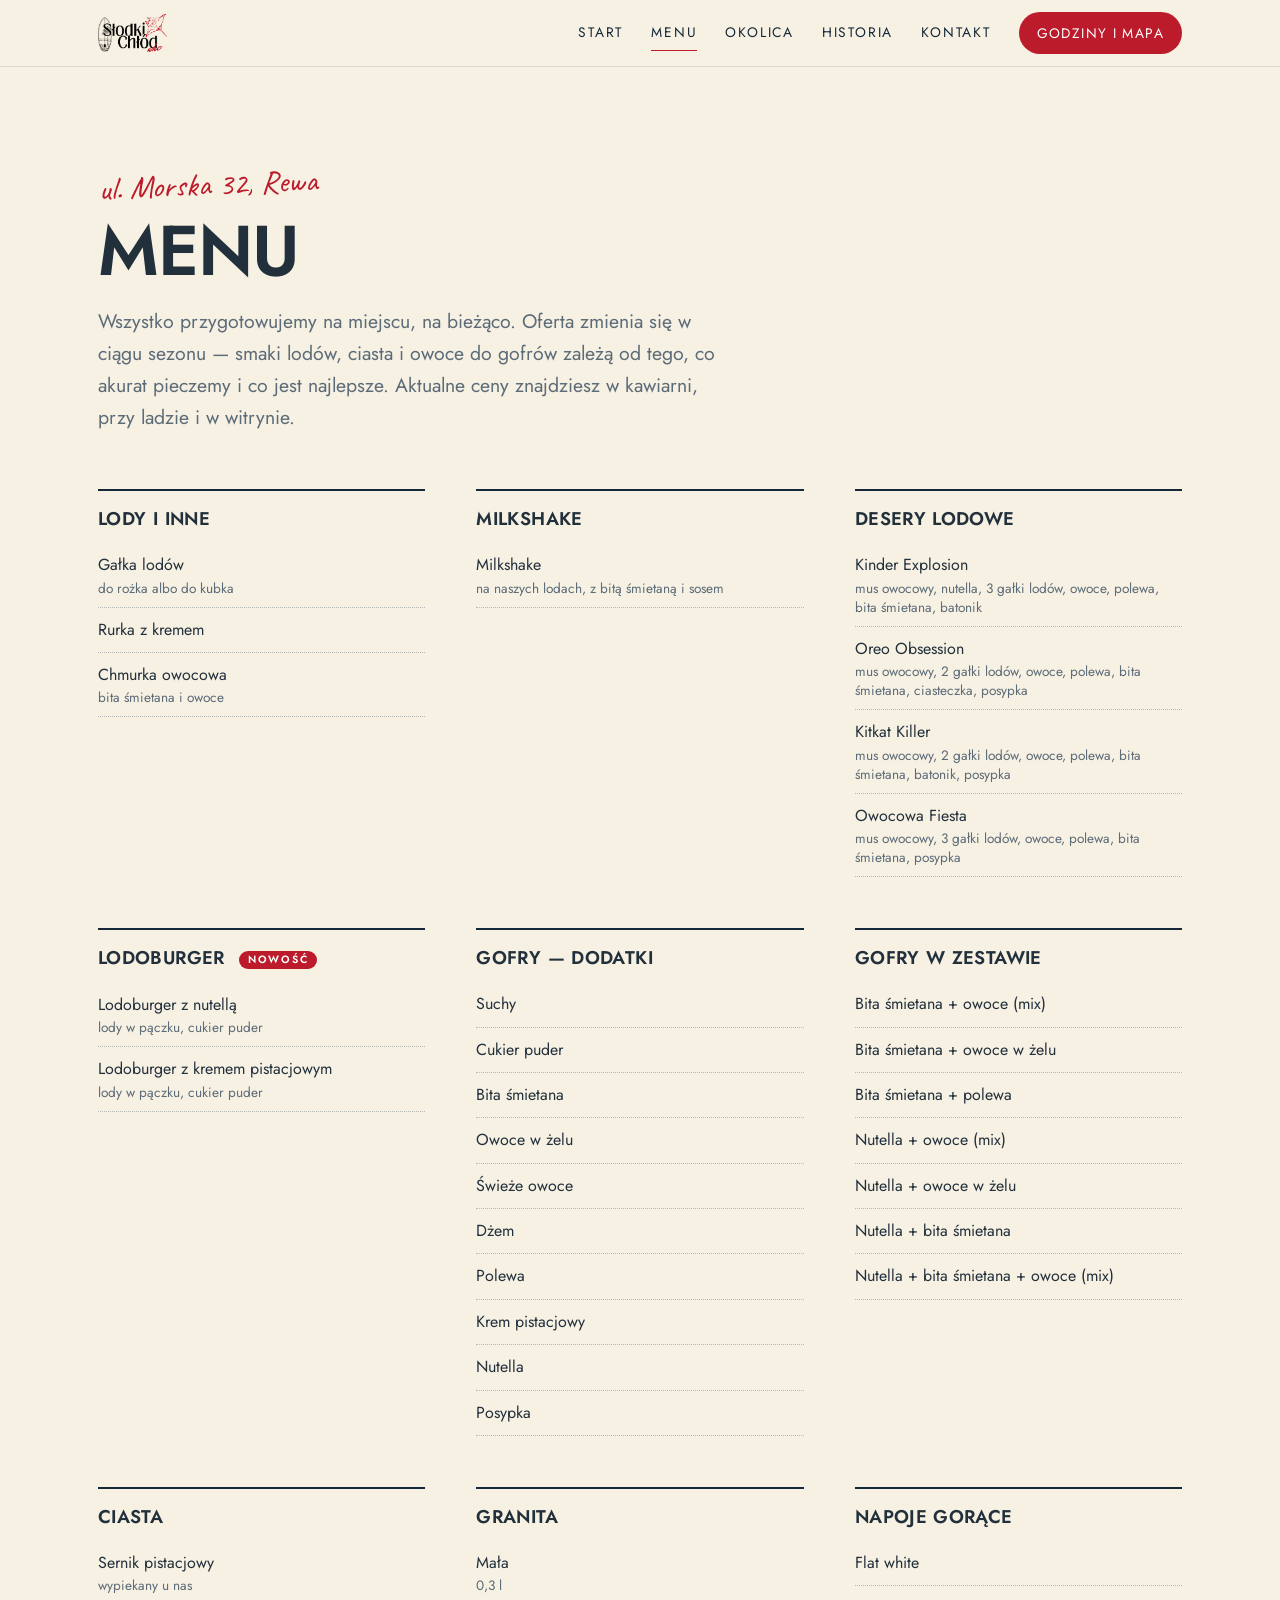
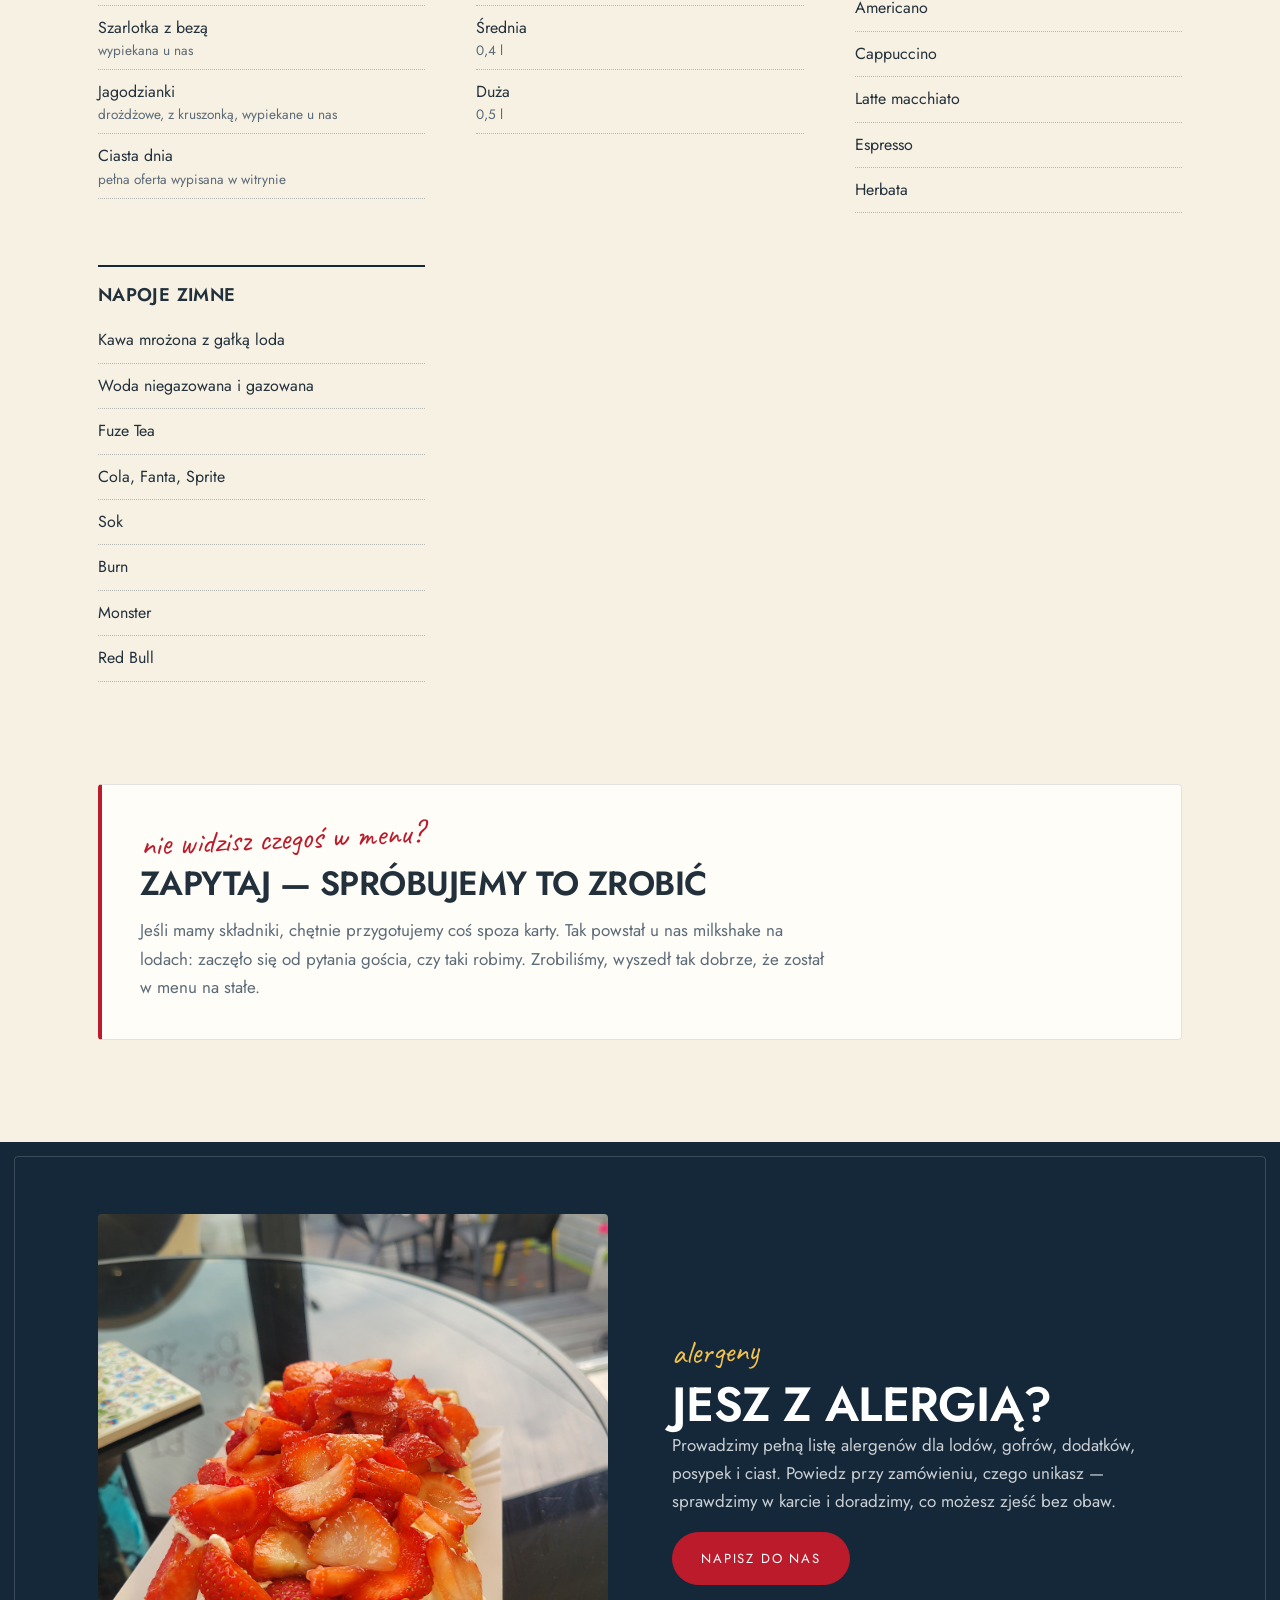
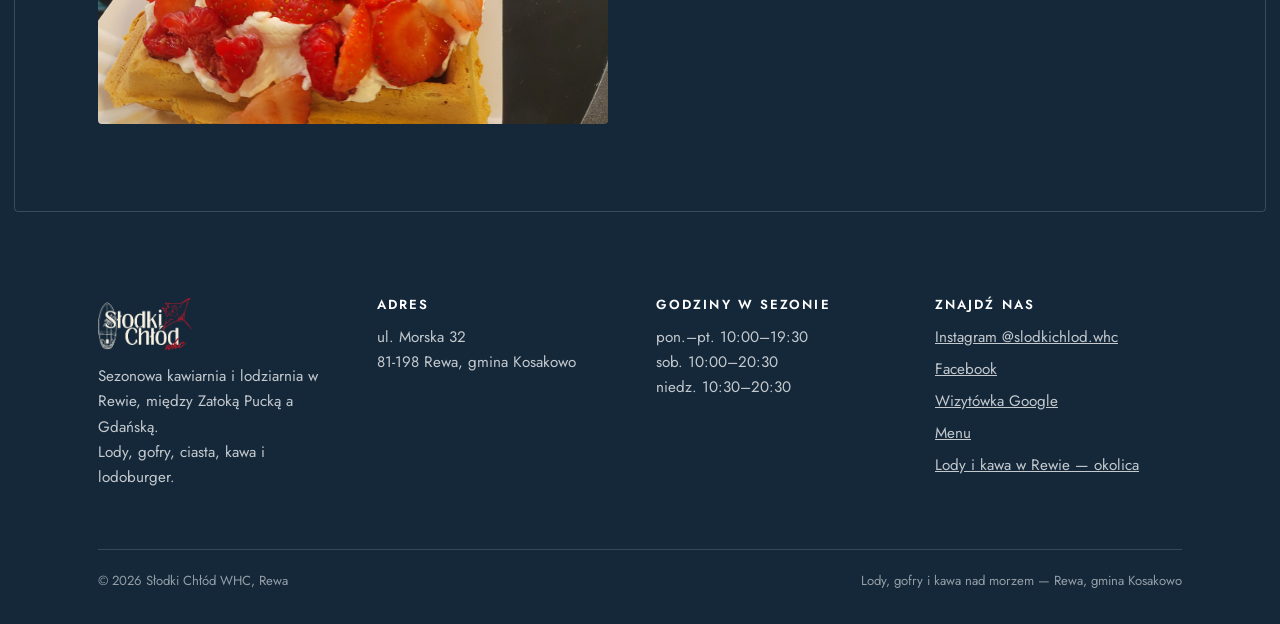
<file: menu.html>
<!DOCTYPE html>
<html lang="pl">
<head>
<meta charset="UTF-8">
<meta name="viewport" content="width=device-width, initial-scale=1">
<title>Menu — lody, gofry, ciasta i kawa | Słodki Chłód WHC Rewa</title>
<meta name="description" content="Menu kawiarni Słodki Chłód WHC w Rewie: lody rzemieślnicze, gofry belgijskie, lodoburger, ciasta, desery lodowe, granity, milkshake i kawa. Ceny w kawiarni przy ladzie.">
<link rel="canonical" href="https://slodkichlod.pl/menu.html">
<meta name="robots" content="index, follow, max-image-preview:large">
<meta name="theme-color" content="#14283A">
<meta name="geo.region" content="PL-PM">
<meta name="geo.placename" content="Rewa">
<meta name="geo.position" content="54.6327;18.5076">

<meta property="og:type" content="website">
<meta property="og:locale" content="pl_PL">
<meta property="og:site_name" content="Słodki Chłód WHC">
<meta property="og:title" content="Menu — lody, gofry, ciasta i kawa | Słodki Chłód WHC Rewa">
<meta property="og:description" content="Menu kawiarni Słodki Chłód WHC w Rewie: lody rzemieślnicze, gofry belgijskie, lodoburger, ciasta, desery lodowe, granity, milkshake i kawa. Ceny w kawiarni przy ladzie.">
<meta property="og:url" content="https://slodkichlod.pl/menu.html">
<meta property="og:image" content="https://slodkichlod.pl/img/gofry-przy-budce.jpg">
<meta name="twitter:card" content="summary_large_image">

<link rel="icon" href="img/favicon.svg" type="image/svg+xml">
<link rel="preconnect" href="https://fonts.googleapis.com">
<link rel="preconnect" href="https://fonts.gstatic.com" crossorigin>
<link href="https://fonts.googleapis.com/css2?family=Jost:wght@300;400;500;600&family=Caveat:wght@600&display=swap" rel="stylesheet">
<link rel="stylesheet" href="css/style.css">

<script type="application/ld+json">
{
  "@context": "https://schema.org",
  "@type": [
    "IceCreamShop",
    "CafeOrCoffeeShop"
  ],
  "@id": "https://slodkichlod.pl/#kawiarnia",
  "name": "Słodki Chłód WHC",
  "description": "Sezonowa kawiarnia i lodziarnia w Rewie, na cyplu między Zatoką Pucką a Gdańską. Lody rzemieślnicze, gofry belgijskie, lodoburger, ciasta, desery lodowe, granity i kawa.",
  "url": "https://slodkichlod.pl/",
  "image": "https://slodkichlod.pl/img/hero-kawiarnia-rewa.jpg",
  "logo": "https://slodkichlod.pl/img/og.jpg",
  "priceRange": "$$",
  "servesCuisine": [
    "Lody",
    "Desery",
    "Kawa"
  ],
  "address": {
    "@type": "PostalAddress",
    "streetAddress": "ul. Morska 32",
    "addressLocality": "Rewa",
    "postalCode": "81-198",
    "addressRegion": "pomorskie",
    "addressCountry": "PL"
  },
  "geo": {
    "@type": "GeoCoordinates",
    "latitude": 54.6327,
    "longitude": 18.5076
  },
  "hasMap": "https://maps.google.com/?cid=13379716697447746030",
  "hasMenu": "https://slodkichlod.pl/menu.html",
  "publicAccess": true,
  "smokingAllowed": false,
  "currenciesAccepted": "PLN",
  "sameAs": [
    "https://www.instagram.com/slodkichlod.whc/",
    "https://www.facebook.com/share/1Cun2fCpQW/"
  ],
  "areaServed": [
    "Rewa",
    "Mechelinki",
    "Kosakowo",
    "Mosty",
    "Pierwoszyno",
    "Puck",
    "Gdynia"
  ],
  "openingHoursSpecification": [
    {
      "@type": "OpeningHoursSpecification",
      "dayOfWeek": [
        "Monday",
        "Tuesday",
        "Wednesday",
        "Thursday",
        "Friday"
      ],
      "opens": "10:00",
      "closes": "19:30"
    },
    {
      "@type": "OpeningHoursSpecification",
      "dayOfWeek": "Saturday",
      "opens": "10:00",
      "closes": "20:30"
    },
    {
      "@type": "OpeningHoursSpecification",
      "dayOfWeek": "Sunday",
      "opens": "10:30",
      "closes": "20:30"
    }
  ]
}
</script>
</head>
<body>
<a class="pomin" href="#tresc">Przejdź do treści</a>
<header class="top">
  <div class="wrap top__in">
    <a class="marka" href="index.html"><img src="img/logo.png" alt="Słodki Chłód WHC — kawiarnia i lodziarnia w Rewie" width="900" height="496"></a>
    <button class="burger" aria-label="Menu" aria-expanded="false"><span></span><span></span><span></span></button>
    <nav class="menu-gl" aria-label="Menu główne">
    <a href="index.html">Start</a>
    <a href="menu.html" aria-current="page">Menu</a>
    <a href="okolica.html">Okolica</a>
    <a href="historia.html">Historia</a>
    <a href="kontakt.html">Kontakt</a>
      <a class="top__cta" href="kontakt.html#godziny">Godziny i mapa</a>
    </nav>
  </div>
</header>
<main id="tresc">

<section>
  <div class="wrap">
    <div class="sek__glowa reveal">
      <span class="reka">ul. Morska 32, Rewa</span>
      <h1>Menu</h1>
      <p class="lead">Wszystko przygotowujemy na miejscu, na bieżąco. Oferta zmienia się w ciągu sezonu — smaki lodów, ciasta i owoce do gofrów zależą od tego, co akurat pieczemy i co jest najlepsze. Aktualne ceny znajdziesz w kawiarni, przy ladzie i w witrynie.</p>
    </div>
    <div class="karta">
    <div class="grupa reveal">
      <h3>Lody i inne</h3>
      <ul>
      <li>Gałka lodów<small>do rożka albo do kubka</small></li>
      <li>Rurka z kremem</li>
      <li>Chmurka owocowa<small>bita śmietana i owoce</small></li>
      </ul>
    </div>
    <div class="grupa reveal">
      <h3>Milkshake</h3>
      <ul>
      <li>Milkshake<small>na naszych lodach, z bitą śmietaną i sosem</small></li>
      </ul>
    </div>
    <div class="grupa reveal">
      <h3>Desery lodowe</h3>
      <ul>
      <li>Kinder Explosion<small>mus owocowy, nutella, 3 gałki lodów, owoce, polewa, bita śmietana, batonik</small></li>
      <li>Oreo Obsession<small>mus owocowy, 2 gałki lodów, owoce, polewa, bita śmietana, ciasteczka, posypka</small></li>
      <li>Kitkat Killer<small>mus owocowy, 2 gałki lodów, owoce, polewa, bita śmietana, batonik, posypka</small></li>
      <li>Owocowa Fiesta<small>mus owocowy, 3 gałki lodów, owoce, polewa, bita śmietana, posypka</small></li>
      </ul>
    </div>
    <div class="grupa reveal">
      <h3>Lodoburger <span class="plakietka">nowość</span></h3>
      <ul>
      <li>Lodoburger z nutellą<small>lody w pączku, cukier puder</small></li>
      <li>Lodoburger z kremem pistacjowym<small>lody w pączku, cukier puder</small></li>
      </ul>
    </div>
    <div class="grupa reveal">
      <h3>Gofry — dodatki</h3>
      <ul>
      <li>Suchy</li>
      <li>Cukier puder</li>
      <li>Bita śmietana</li>
      <li>Owoce w żelu</li>
      <li>Świeże owoce</li>
      <li>Dżem</li>
      <li>Polewa</li>
      <li>Krem pistacjowy</li>
      <li>Nutella</li>
      <li>Posypka</li>
      </ul>
    </div>
    <div class="grupa reveal">
      <h3>Gofry w zestawie</h3>
      <ul>
      <li>Bita śmietana + owoce (mix)</li>
      <li>Bita śmietana + owoce w żelu</li>
      <li>Bita śmietana + polewa</li>
      <li>Nutella + owoce (mix)</li>
      <li>Nutella + owoce w żelu</li>
      <li>Nutella + bita śmietana</li>
      <li>Nutella + bita śmietana + owoce (mix)</li>
      </ul>
    </div>
    <div class="grupa reveal">
      <h3>Ciasta</h3>
      <ul>
      <li>Sernik pistacjowy<small>wypiekany u nas</small></li>
      <li>Szarlotka z bezą<small>wypiekana u nas</small></li>
      <li>Jagodzianki<small>drożdżowe, z kruszonką, wypiekane u nas</small></li>
      <li>Ciasta dnia<small>pełna oferta wypisana w witrynie</small></li>
      </ul>
    </div>
    <div class="grupa reveal">
      <h3>Granita</h3>
      <ul>
      <li>Mała<small>0,3 l</small></li>
      <li>Średnia<small>0,4 l</small></li>
      <li>Duża<small>0,5 l</small></li>
      </ul>
    </div>
    <div class="grupa reveal">
      <h3>Napoje gorące</h3>
      <ul>
      <li>Flat white</li>
      <li>Americano</li>
      <li>Cappuccino</li>
      <li>Latte macchiato</li>
      <li>Espresso</li>
      <li>Herbata</li>
      </ul>
    </div>
    <div class="grupa reveal">
      <h3>Napoje zimne</h3>
      <ul>
      <li>Kawa mrożona z gałką loda</li>
      <li>Woda niegazowana i gazowana</li>
      <li>Fuze Tea</li>
      <li>Cola, Fanta, Sprite</li>
      <li>Sok</li>
      <li>Burn</li>
      <li>Monster</li>
      <li>Red Bull</li>
      </ul>
    </div>
    </div>
  </div>
</section>

<section style="padding-top:0">
  <div class="wrap">
    <div class="prosba reveal">
      <span class="reka">nie widzisz czegoś w menu?</span>
      <h2>Zapytaj — spróbujemy to zrobić</h2>
      <p>Jeśli mamy składniki, chętnie przygotujemy coś spoza karty. Tak powstał u nas milkshake na lodach: zaczęło się od pytania gościa, czy taki robimy. Zrobiliśmy, wyszedł tak dobrze, że został w menu na stałe.</p>
    </div>
  </div>
</section>

<section class="tablica" style="padding-top:clamp(40px,6vw,72px)">
  <div class="wrap">
    <div class="duo">
      <img class="reveal" src="img/gofr-truskawki.jpg" alt="Gofr belgijski z truskawkami i bitą śmietaną w kawiarni w Rewie" loading="lazy" width="1275" height="1700">
      <div class="reveal">
        <span class="reka reka--jasny">alergeny</span>
        <h2>Jesz z alergią?</h2>
        <p>Prowadzimy pełną listę alergenów dla lodów, gofrów, dodatków, posypek i ciast. Powiedz przy zamówieniu, czego unikasz — sprawdzimy w karcie i doradzimy, co możesz zjeść bez obaw.</p>
        <p><a class="btn" href="kontakt.html">Napisz do nas</a></p>
      </div>
    </div>
  </div>
</section>
</main>
<footer class="stopka">
  <div class="wrap">
    <div class="stopka__siatka">
      <div>
        <img class="stopka__logo" src="img/logo-jasne.png" alt="Logo Słodki Chłód WHC" width="900" height="496" loading="lazy">
        <p>Sezonowa kawiarnia i lodziarnia w Rewie, między Zatoką Pucką a Gdańską.<br>Lody, gofry, ciasta, kawa i lodoburger.</p>
      </div>
      <div>
        <h3>Adres</h3>
        <p>ul. Morska 32<br>81-198 Rewa, gmina Kosakowo</p>
      </div>
      <div>
        <h3>Godziny w sezonie</h3>
        <p>pon.–pt. 10:00–19:30<br>sob. 10:00–20:30<br>niedz. 10:30–20:30</p>
      </div>
      <div>
        <h3>Znajdź nas</h3>
        <ul>
          <li><a href="https://www.instagram.com/slodkichlod.whc/" rel="noopener">Instagram @slodkichlod.whc</a></li>
          <li><a href="https://www.facebook.com/share/1Cun2fCpQW/" rel="noopener">Facebook</a></li>
          <li><a href="https://maps.google.com/?cid=13379716697447746030" rel="noopener">Wizytówka Google</a></li>
          <li><a href="menu.html">Menu</a></li>
          <li><a href="okolica.html">Lody i kawa w Rewie — okolica</a></li>
        </ul>
      </div>
    </div>
    <div class="stopka__dol">
      <span>© 2026 Słodki Chłód WHC, Rewa</span>
      <span>Lody, gofry i kawa nad morzem — Rewa, gmina Kosakowo</span>
    </div>
  </div>
</footer>
<script src="js/main.js"></script>
</body>
</html>
</file>
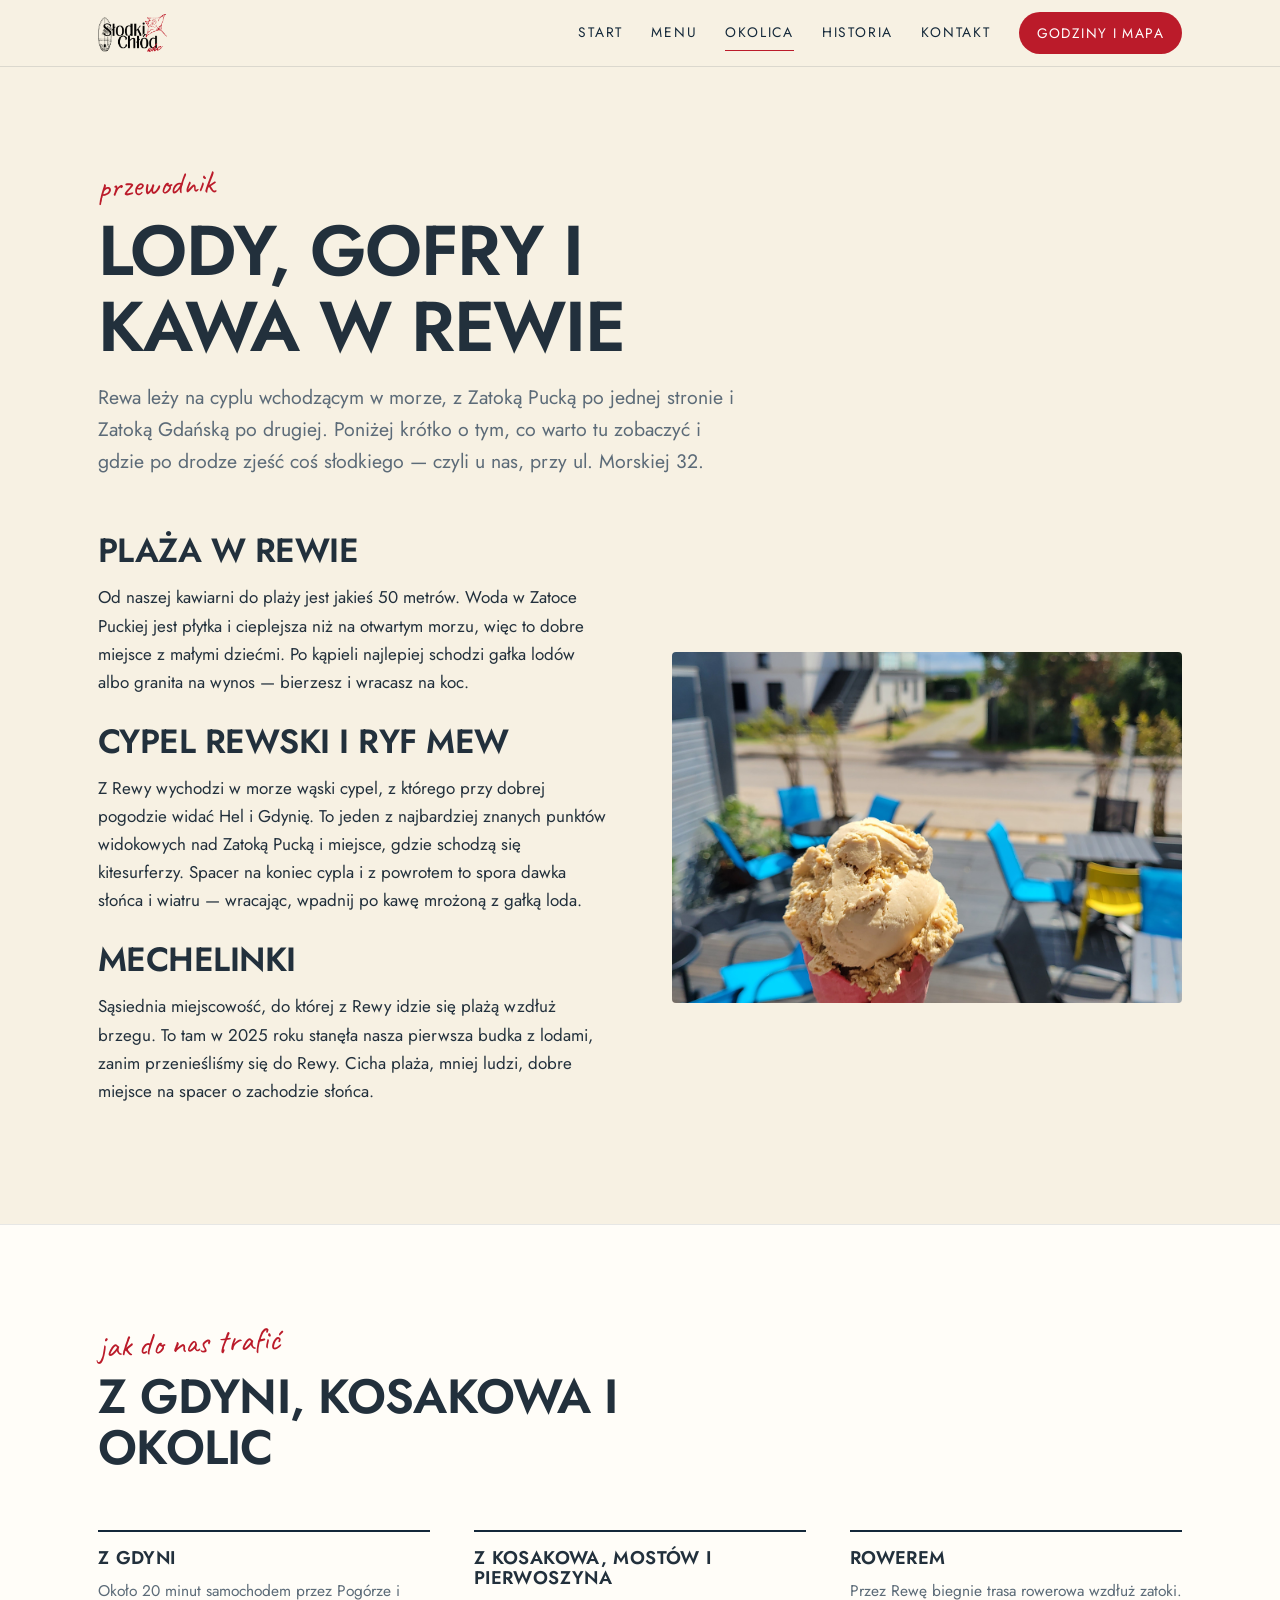
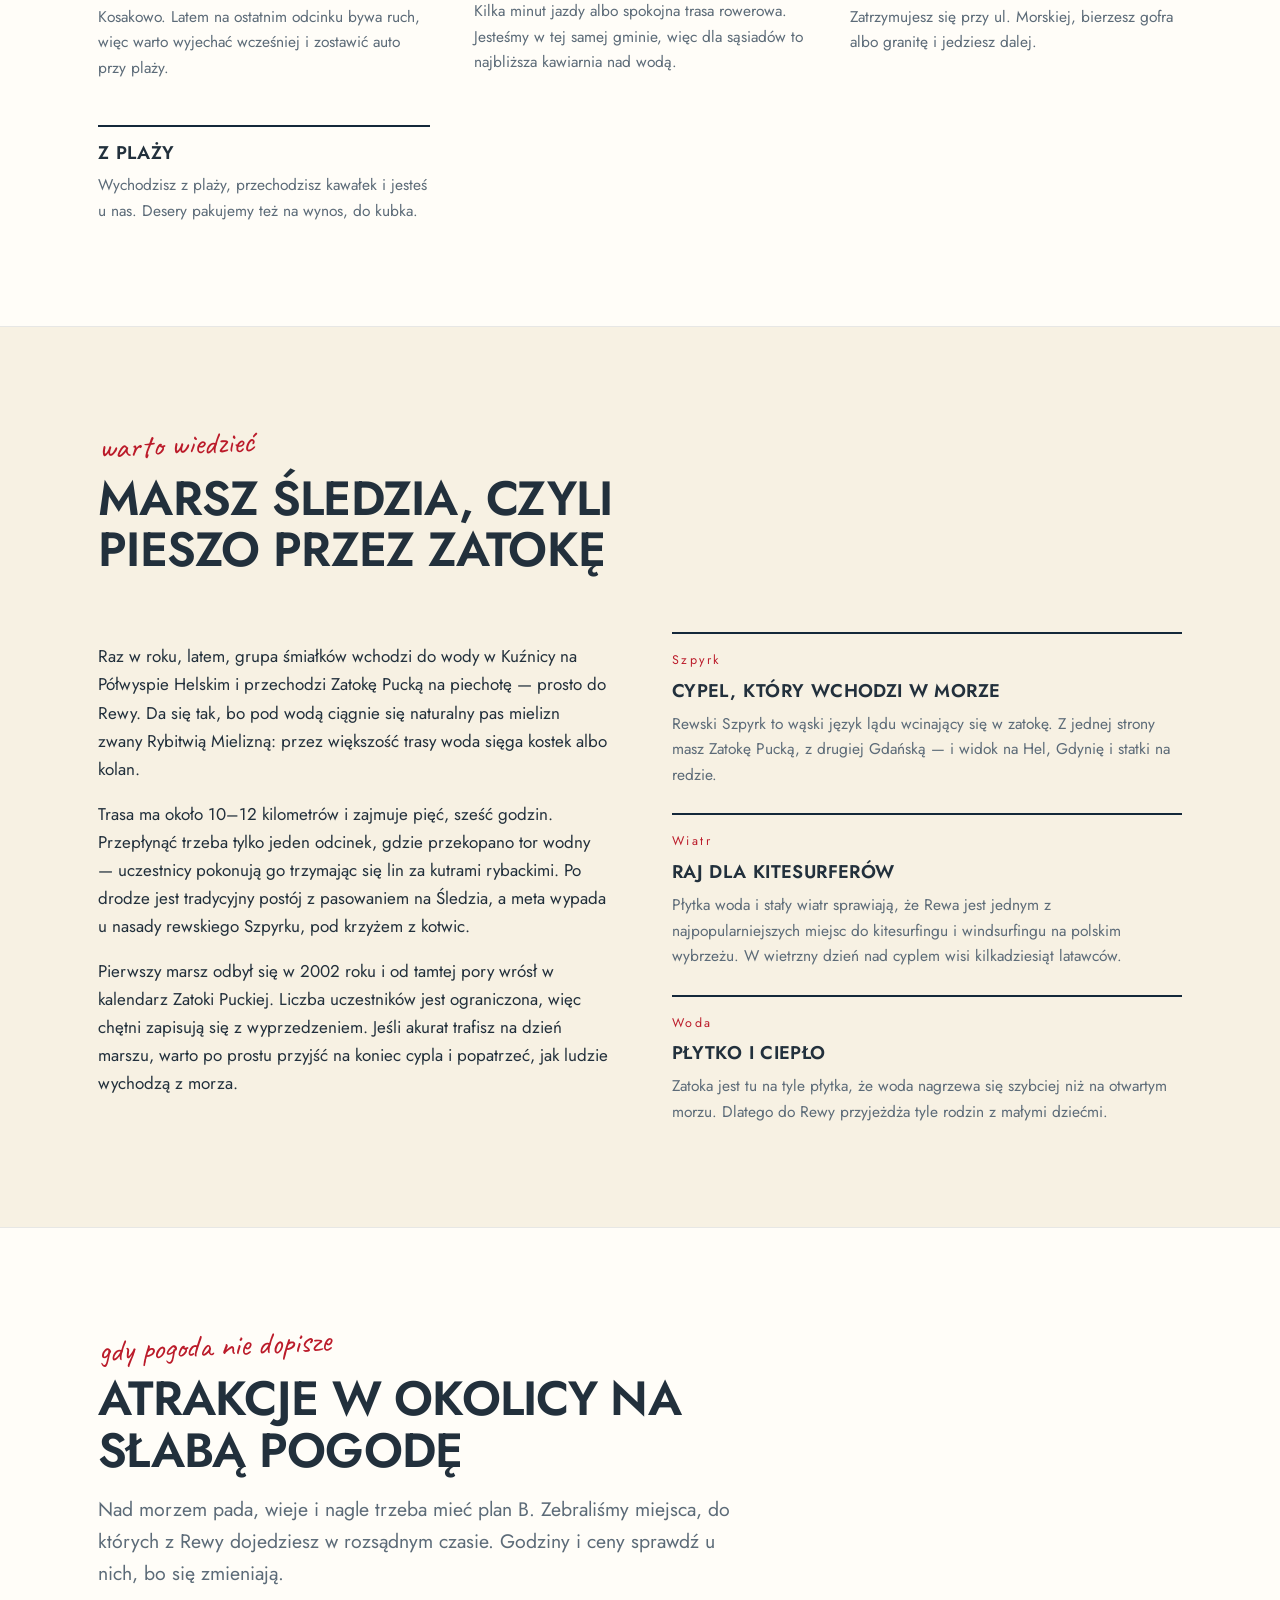
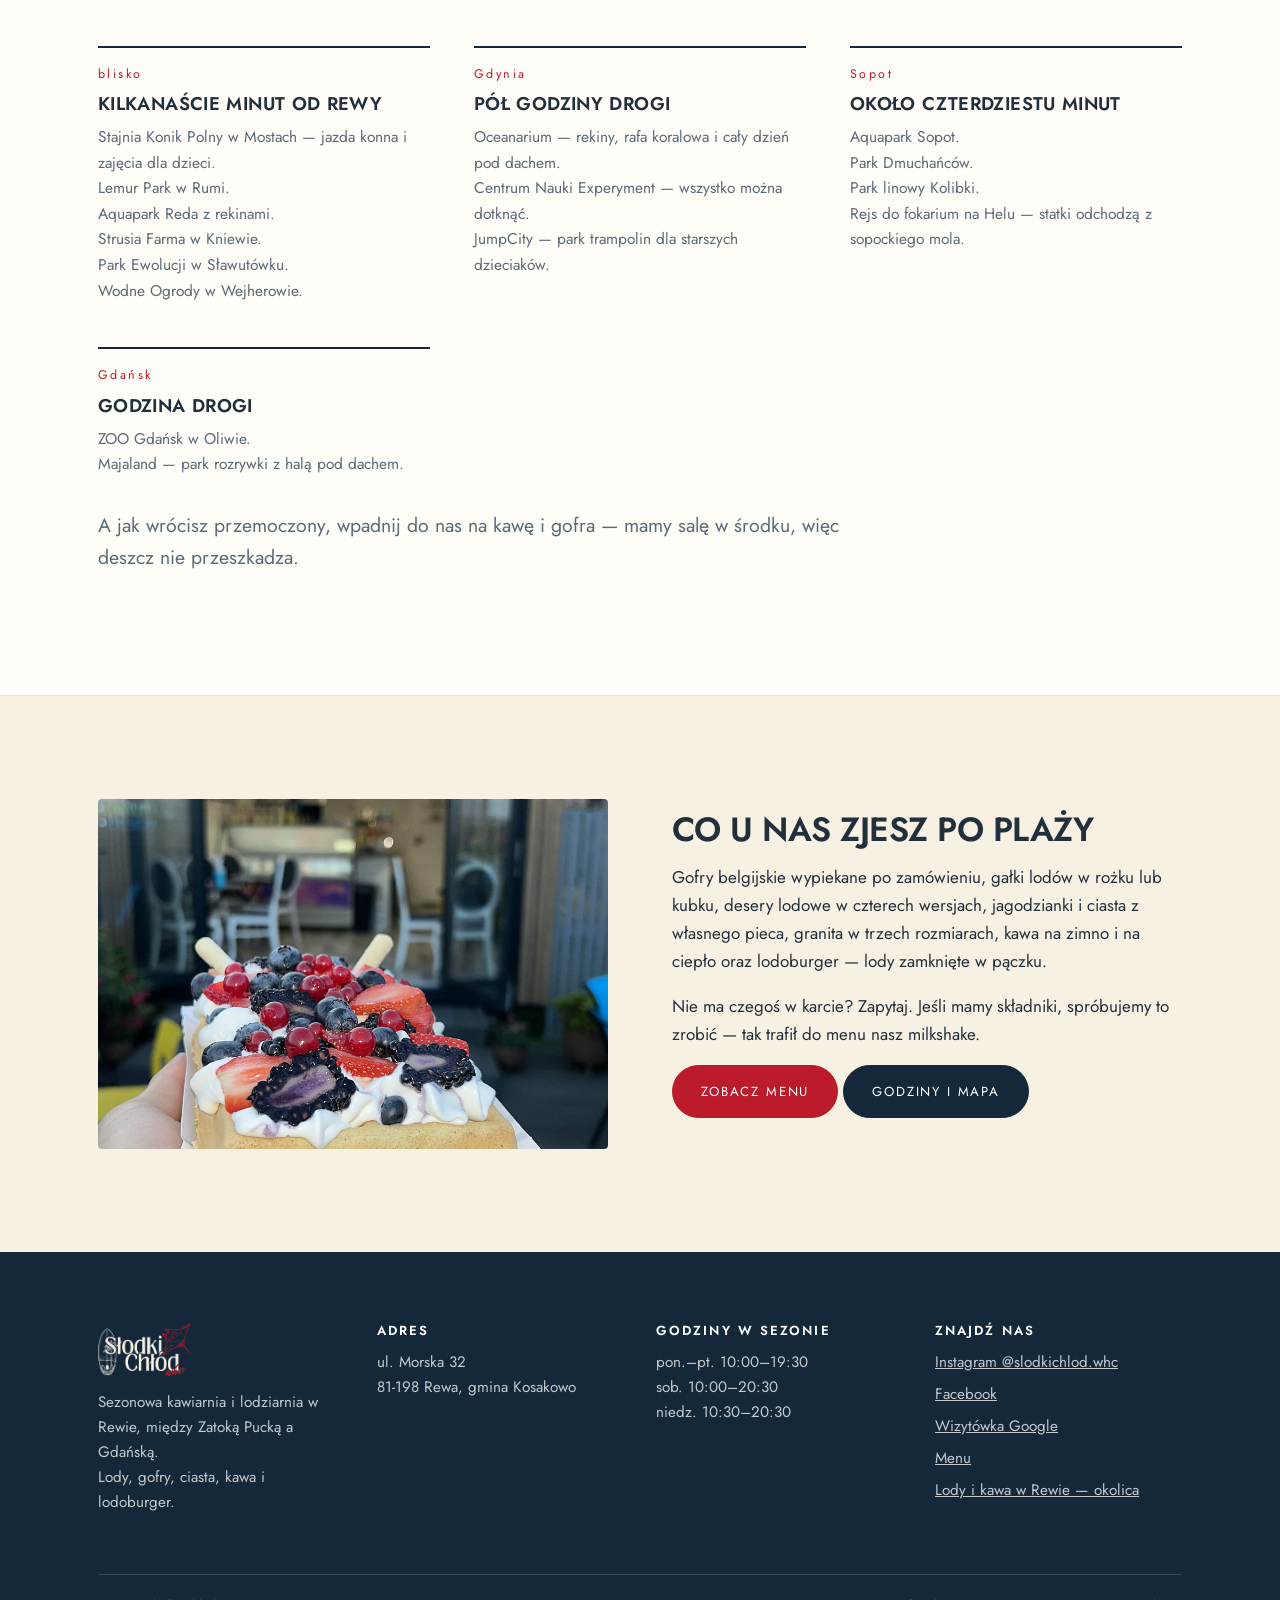
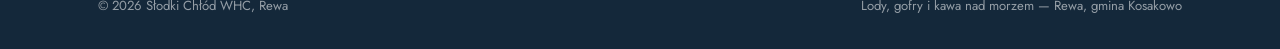
<file: okolica.html>
<!DOCTYPE html>
<html lang="pl">
<head>
<meta charset="UTF-8">
<meta name="viewport" content="width=device-width, initial-scale=1">
<title>Rewa — co zobaczyć i gdzie zjeść lody | Przewodnik Słodki Chłód WHC</title>
<meta name="description" content="Przewodnik po Rewie i okolicy: plaża, Szpyrk Rewski, Marsz Śledzia, Mechelinki oraz atrakcje na słabą pogodę w Gdyni, Sopocie, Redzie i Wejherowie. Kawiarnia przy ul. Morskiej 32.">
<link rel="canonical" href="https://slodkichlod.pl/okolica.html">
<meta name="robots" content="index, follow, max-image-preview:large">
<meta name="theme-color" content="#14283A">
<meta name="geo.region" content="PL-PM">
<meta name="geo.placename" content="Rewa">
<meta name="geo.position" content="54.6327;18.5076">

<meta property="og:type" content="website">
<meta property="og:locale" content="pl_PL">
<meta property="og:site_name" content="Słodki Chłód WHC">
<meta property="og:title" content="Rewa — co zobaczyć i gdzie zjeść lody | Przewodnik Słodki Chłód WHC">
<meta property="og:description" content="Przewodnik po Rewie i okolicy: plaża, Szpyrk Rewski, Marsz Śledzia, Mechelinki oraz atrakcje na słabą pogodę w Gdyni, Sopocie, Redzie i Wejherowie. Kawiarnia przy ul. Morskiej 32.">
<meta property="og:url" content="https://slodkichlod.pl/okolica.html">
<meta property="og:image" content="https://slodkichlod.pl/img/lody-rzemieslnicze-rewa.jpg">
<meta name="twitter:card" content="summary_large_image">

<link rel="icon" href="img/favicon.svg" type="image/svg+xml">
<link rel="preconnect" href="https://fonts.googleapis.com">
<link rel="preconnect" href="https://fonts.gstatic.com" crossorigin>
<link href="https://fonts.googleapis.com/css2?family=Jost:wght@300;400;500;600&family=Caveat:wght@600&display=swap" rel="stylesheet">
<link rel="stylesheet" href="css/style.css">

<script type="application/ld+json">
{
  "@context": "https://schema.org",
  "@type": [
    "IceCreamShop",
    "CafeOrCoffeeShop"
  ],
  "@id": "https://slodkichlod.pl/#kawiarnia",
  "name": "Słodki Chłód WHC",
  "description": "Sezonowa kawiarnia i lodziarnia w Rewie, na cyplu między Zatoką Pucką a Gdańską. Lody rzemieślnicze, gofry belgijskie, lodoburger, ciasta, desery lodowe, granity i kawa.",
  "url": "https://slodkichlod.pl/",
  "image": "https://slodkichlod.pl/img/hero-kawiarnia-rewa.jpg",
  "logo": "https://slodkichlod.pl/img/og.jpg",
  "priceRange": "$$",
  "servesCuisine": [
    "Lody",
    "Desery",
    "Kawa"
  ],
  "address": {
    "@type": "PostalAddress",
    "streetAddress": "ul. Morska 32",
    "addressLocality": "Rewa",
    "postalCode": "81-198",
    "addressRegion": "pomorskie",
    "addressCountry": "PL"
  },
  "geo": {
    "@type": "GeoCoordinates",
    "latitude": 54.6327,
    "longitude": 18.5076
  },
  "hasMap": "https://maps.google.com/?cid=13379716697447746030",
  "hasMenu": "https://slodkichlod.pl/menu.html",
  "publicAccess": true,
  "smokingAllowed": false,
  "currenciesAccepted": "PLN",
  "sameAs": [
    "https://www.instagram.com/slodkichlod.whc/",
    "https://www.facebook.com/share/1Cun2fCpQW/"
  ],
  "areaServed": [
    "Rewa",
    "Mechelinki",
    "Kosakowo",
    "Mosty",
    "Pierwoszyno",
    "Puck",
    "Gdynia"
  ],
  "openingHoursSpecification": [
    {
      "@type": "OpeningHoursSpecification",
      "dayOfWeek": [
        "Monday",
        "Tuesday",
        "Wednesday",
        "Thursday",
        "Friday"
      ],
      "opens": "10:00",
      "closes": "19:30"
    },
    {
      "@type": "OpeningHoursSpecification",
      "dayOfWeek": "Saturday",
      "opens": "10:00",
      "closes": "20:30"
    },
    {
      "@type": "OpeningHoursSpecification",
      "dayOfWeek": "Sunday",
      "opens": "10:30",
      "closes": "20:30"
    }
  ]
}
</script>
<script type="application/ld+json">
{
  "@context": "https://schema.org",
  "@type": "Article",
  "headline": "Lody, gofry i kawa w Rewie — co zjeść nad zatoką",
  "description": "Praktyczny przewodnik po słodkiej stronie Rewy i okolic: plaża, Cypel Rewski, Mechelinki, Kosakowo i Gdynia. Gdzie zjeść lody, gofry i wypić kawę nad Zatoką Pucką.",
  "author": {
    "@type": "Organization",
    "name": "Słodki Chłód WHC"
  },
  "publisher": {
    "@type": "Organization",
    "name": "Słodki Chłód WHC",
    "logo": {
      "@type": "ImageObject",
      "url": "https://slodkichlod.pl/img/logo.png"
    }
  },
  "image": "https://slodkichlod.pl/img/hero-kawiarnia-rewa.jpg",
  "mainEntityOfPage": "https://slodkichlod.pl/okolica.html",
  "about": [
    {
      "@type": "Place",
      "name": "Rewa"
    },
    {
      "@type": "Place",
      "name": "Mechelinki"
    },
    {
      "@type": "Place",
      "name": "Kosakowo"
    },
    {
      "@type": "Place",
      "name": "Cypel Rewski"
    }
  ]
}
</script>
</head>
<body>
<a class="pomin" href="#tresc">Przejdź do treści</a>
<header class="top">
  <div class="wrap top__in">
    <a class="marka" href="index.html"><img src="img/logo.png" alt="Słodki Chłód WHC — kawiarnia i lodziarnia w Rewie" width="900" height="496"></a>
    <button class="burger" aria-label="Menu" aria-expanded="false"><span></span><span></span><span></span></button>
    <nav class="menu-gl" aria-label="Menu główne">
    <a href="index.html">Start</a>
    <a href="menu.html">Menu</a>
    <a href="okolica.html" aria-current="page">Okolica</a>
    <a href="historia.html">Historia</a>
    <a href="kontakt.html">Kontakt</a>
      <a class="top__cta" href="kontakt.html#godziny">Godziny i mapa</a>
    </nav>
  </div>
</header>
<main id="tresc">

<section>
  <div class="wrap">
    <div class="sek__glowa reveal">
      <span class="reka">przewodnik</span>
      <h1>Lody, gofry i kawa w Rewie</h1>
      <p class="lead">Rewa leży na cyplu wchodzącym w morze, z Zatoką Pucką po jednej stronie i Zatoką Gdańską po drugiej. Poniżej krótko o tym, co warto tu zobaczyć i gdzie po drodze zjeść coś słodkiego — czyli u nas, przy ul. Morskiej 32.</p>
    </div>

    <div class="duo duo--szeroki">
      <div class="reveal">
        <h2 style="font-size:clamp(1.5rem,3vw,2.1rem);margin-bottom:14px">Plaża w Rewie</h2>
        <p>Od naszej kawiarni do plaży jest jakieś 50 metrów. Woda w Zatoce Puckiej jest płytka i cieplejsza niż na otwartym morzu, więc to dobre miejsce z małymi dziećmi. Po kąpieli najlepiej schodzi gałka lodów albo granita na wynos — bierzesz i wracasz na koc.</p>
        <h2 style="font-size:clamp(1.5rem,3vw,2.1rem);margin:28px 0 14px">Cypel Rewski i Ryf Mew</h2>
        <p>Z Rewy wychodzi w morze wąski cypel, z którego przy dobrej pogodzie widać Hel i Gdynię. To jeden z najbardziej znanych punktów widokowych nad Zatoką Pucką i miejsce, gdzie schodzą się kitesurferzy. Spacer na koniec cypla i z powrotem to spora dawka słońca i wiatru — wracając, wpadnij po kawę mrożoną z gałką loda.</p>
        <h2 style="font-size:clamp(1.5rem,3vw,2.1rem);margin:28px 0 14px">Mechelinki</h2>
        <p>Sąsiednia miejscowość, do której z Rewy idzie się plażą wzdłuż brzegu. To tam w 2025 roku stanęła nasza pierwsza budka z lodami, zanim przenieśliśmy się do Rewy. Cicha plaża, mniej ludzi, dobre miejsce na spacer o zachodzie słońca.</p>
      </div>
      <img class="reveal" src="img/lody-rzemieslnicze-rewa.jpg" alt="Gałka lodów w rożku na tarasie kawiarni w Rewie, z widokiem na ulicę Morską" loading="lazy" width="1275" height="1700">
    </div>
  </div>
</section>

<section class="misja">
  <div class="wrap">
    <div class="sek__glowa reveal">
      <span class="reka">jak do nas trafić</span>
      <h2>Z Gdyni, Kosakowa i okolic</h2>
    </div>
    <div class="wartosci">
      <div class="wartosc reveal">
        <h3>Z Gdyni</h3>
        <p>Około 20 minut samochodem przez Pogórze i Kosakowo. Latem na ostatnim odcinku bywa ruch, więc warto wyjechać wcześniej i zostawić auto przy plaży.</p>
      </div>
      <div class="wartosc reveal">
        <h3>Z Kosakowa, Mostów i Pierwoszyna</h3>
        <p>Kilka minut jazdy albo spokojna trasa rowerowa. Jesteśmy w tej samej gminie, więc dla sąsiadów to najbliższa kawiarnia nad wodą.</p>
      </div>
      <div class="wartosc reveal">
        <h3>Rowerem</h3>
        <p>Przez Rewę biegnie trasa rowerowa wzdłuż zatoki. Zatrzymujesz się przy ul. Morskiej, bierzesz gofra albo granitę i jedziesz dalej.</p>
      </div>
      <div class="wartosc reveal">
        <h3>Z plaży</h3>
        <p>Wychodzisz z plaży, przechodzisz kawałek i jesteś u nas. Desery pakujemy też na wynos, do kubka.</p>
      </div>
    </div>
  </div>
</section>

<section>
  <div class="wrap">
    <div class="sek__glowa reveal">
      <span class="reka">warto wiedzieć</span>
      <h2>Marsz Śledzia, czyli pieszo przez zatokę</h2>
    </div>
    <div class="duo duo--szeroki">
      <div class="reveal">
        <p>Raz w roku, latem, grupa śmiałków wchodzi do wody w Kuźnicy na Półwyspie Helskim i przechodzi Zatokę Pucką na piechotę — prosto do Rewy. Da się tak, bo pod wodą ciągnie się naturalny pas mielizn zwany Rybitwią Mielizną: przez większość trasy woda sięga kostek albo kolan.</p>
        <p>Trasa ma około 10–12 kilometrów i zajmuje pięć, sześć godzin. Przepłynąć trzeba tylko jeden odcinek, gdzie przekopano tor wodny — uczestnicy pokonują go trzymając się lin za kutrami rybackimi. Po drodze jest tradycyjny postój z pasowaniem na Śledzia, a meta wypada u nasady rewskiego Szpyrku, pod krzyżem z kotwic.</p>
        <p>Pierwszy marsz odbył się w 2002 roku i od tamtej pory wrósł w kalendarz Zatoki Puckiej. Liczba uczestników jest ograniczona, więc chętni zapisują się z wyprzedzeniem. Jeśli akurat trafisz na dzień marszu, warto po prostu przyjść na koniec cypla i popatrzeć, jak ludzie wychodzą z morza.</p>
      </div>
      <div class="reveal">
        <div class="wartosc" style="margin-bottom:26px">
          <span class="wartosc__nr">Szpyrk</span>
          <h3>Cypel, który wchodzi w morze</h3>
          <p>Rewski Szpyrk to wąski język lądu wcinający się w zatokę. Z jednej strony masz Zatokę Pucką, z drugiej Gdańską — i widok na Hel, Gdynię i statki na redzie.</p>
        </div>
        <div class="wartosc" style="margin-bottom:26px">
          <span class="wartosc__nr">Wiatr</span>
          <h3>Raj dla kitesurferów</h3>
          <p>Płytka woda i stały wiatr sprawiają, że Rewa jest jednym z najpopularniejszych miejsc do kitesurfingu i windsurfingu na polskim wybrzeżu. W wietrzny dzień nad cyplem wisi kilkadziesiąt latawców.</p>
        </div>
        <div class="wartosc">
          <span class="wartosc__nr">Woda</span>
          <h3>Płytko i ciepło</h3>
          <p>Zatoka jest tu na tyle płytka, że woda nagrzewa się szybciej niż na otwartym morzu. Dlatego do Rewy przyjeżdża tyle rodzin z małymi dziećmi.</p>
        </div>
      </div>
    </div>
  </div>
</section>

<section class="misja">
  <div class="wrap">
    <div class="sek__glowa reveal">
      <span class="reka">gdy pogoda nie dopisze</span>
      <h2>Atrakcje w okolicy na słabą pogodę</h2>
      <p class="lead">Nad morzem pada, wieje i nagle trzeba mieć plan B. Zebraliśmy miejsca, do których z Rewy dojedziesz w rozsądnym czasie. Godziny i ceny sprawdź u nich, bo się zmieniają.</p>
    </div>
    <div class="wartosci">
      <div class="wartosc reveal">
        <span class="wartosc__nr">blisko</span>
        <h3>Kilkanaście minut od Rewy</h3>
        <p>Stajnia Konik Polny w Mostach — jazda konna i zajęcia dla dzieci.<br>
        Lemur Park w Rumi.<br>
        Aquapark Reda z rekinami.<br>
        Strusia Farma w Kniewie.<br>
        Park Ewolucji w Sławutówku.<br>
        Wodne Ogrody w Wejherowie.</p>
      </div>
      <div class="wartosc reveal">
        <span class="wartosc__nr">Gdynia</span>
        <h3>Pół godziny drogi</h3>
        <p>Oceanarium — rekiny, rafa koralowa i cały dzień pod dachem.<br>
        Centrum Nauki Experyment — wszystko można dotknąć.<br>
        JumpCity — park trampolin dla starszych dzieciaków.</p>
      </div>
      <div class="wartosc reveal">
        <span class="wartosc__nr">Sopot</span>
        <h3>Około czterdziestu minut</h3>
        <p>Aquapark Sopot.<br>
        Park Dmuchańców.<br>
        Park linowy Kolibki.<br>
        Rejs do fokarium na Helu — statki odchodzą z sopockiego mola.</p>
      </div>
      <div class="wartosc reveal">
        <span class="wartosc__nr">Gdańsk</span>
        <h3>Godzina drogi</h3>
        <p>ZOO Gdańsk w Oliwie.<br>
        Majaland — park rozrywki z halą pod dachem.</p>
      </div>
    </div>
    <p class="lead reveal" style="margin-top:32px">A jak wrócisz przemoczony, wpadnij do nas na kawę i gofra — mamy salę w środku, więc deszcz nie przeszkadza.</p>
  </div>
</section>

<section>
  <div class="wrap">
    <div class="duo duo--szeroki">
      <img class="reveal" src="img/gofr-owoce-lesne.jpg" alt="Gofr belgijski z bitą śmietaną i owocami leśnymi przed kawiarnią w Rewie" loading="lazy" width="956" height="1700">
      <div class="reveal">
        <h2 style="font-size:clamp(1.5rem,3vw,2.1rem);margin-bottom:14px">Co u nas zjesz po plaży</h2>
        <p>Gofry belgijskie wypiekane po zamówieniu, gałki lodów w rożku lub kubku, desery lodowe w czterech wersjach, jagodzianki i ciasta z własnego pieca, granita w trzech rozmiarach, kawa na zimno i na ciepło oraz lodoburger — lody zamknięte w pączku.</p>
        <p>Nie ma czegoś w karcie? Zapytaj. Jeśli mamy składniki, spróbujemy to zrobić — tak trafił do menu nasz milkshake.</p>
        <p><a class="btn" href="menu.html">Zobacz menu</a> <a class="btn btn--ciemny" href="kontakt.html#godziny">Godziny i mapa</a></p>
      </div>
    </div>
  </div>
</section>
</main>
<footer class="stopka">
  <div class="wrap">
    <div class="stopka__siatka">
      <div>
        <img class="stopka__logo" src="img/logo-jasne.png" alt="Logo Słodki Chłód WHC" width="900" height="496" loading="lazy">
        <p>Sezonowa kawiarnia i lodziarnia w Rewie, między Zatoką Pucką a Gdańską.<br>Lody, gofry, ciasta, kawa i lodoburger.</p>
      </div>
      <div>
        <h3>Adres</h3>
        <p>ul. Morska 32<br>81-198 Rewa, gmina Kosakowo</p>
      </div>
      <div>
        <h3>Godziny w sezonie</h3>
        <p>pon.–pt. 10:00–19:30<br>sob. 10:00–20:30<br>niedz. 10:30–20:30</p>
      </div>
      <div>
        <h3>Znajdź nas</h3>
        <ul>
          <li><a href="https://www.instagram.com/slodkichlod.whc/" rel="noopener">Instagram @slodkichlod.whc</a></li>
          <li><a href="https://www.facebook.com/share/1Cun2fCpQW/" rel="noopener">Facebook</a></li>
          <li><a href="https://maps.google.com/?cid=13379716697447746030" rel="noopener">Wizytówka Google</a></li>
          <li><a href="menu.html">Menu</a></li>
          <li><a href="okolica.html">Lody i kawa w Rewie — okolica</a></li>
        </ul>
      </div>
    </div>
    <div class="stopka__dol">
      <span>© 2026 Słodki Chłód WHC, Rewa</span>
      <span>Lody, gofry i kawa nad morzem — Rewa, gmina Kosakowo</span>
    </div>
  </div>
</footer>
<script src="js/main.js"></script>
</body>
</html>
</file>
<file: css/style.css>
/* ==========================================================
   Słodki Chłód WHC — Rewa
   Paleta i typografia zgodne z identyfikacją marki
   ========================================================== */

:root{
  --piasek:      #F7F1E3;
  --piasek-ciem: #E9DFC8;
  --papier:      #FFFDF8;
  --granat:      #14283A;
  --stal:        #3E6990;
  --czerwien:    #BB1B2A;
  --tekst:       #22303C;
  --tekst-jasny: #5C6B78;

  --max: 1180px;
  --pad: clamp(20px, 5vw, 48px);
  --r: 4px;

  --display: 'Jost', system-ui, sans-serif;
  --pismo: 'Caveat', cursive;
}

*,*::before,*::after{box-sizing:border-box}

html{scroll-behavior:smooth}

body{
  margin:0;
  background:var(--piasek);
  color:var(--tekst);
  font-family:var(--display);
  font-weight:400;
  font-size:17px;
  line-height:1.65;
  -webkit-font-smoothing:antialiased;
}

img{max-width:100%;height:auto;display:block}
a{color:inherit}

.wrap{max-width:var(--max);margin:0 auto;padding-left:var(--pad);padding-right:var(--pad)}

h1,h2,h3{font-weight:600;line-height:1.08;letter-spacing:-.015em;margin:0}
h1{font-size:clamp(2.4rem,6.4vw,4.4rem);text-transform:uppercase}
h2{font-size:clamp(1.9rem,4.2vw,3rem);text-transform:uppercase}
h3{font-size:1.15rem;text-transform:uppercase;letter-spacing:.02em}
p{margin:0 0 1em}
.lead{font-size:clamp(1.05rem,2vw,1.22rem);color:var(--tekst-jasny);max-width:62ch}

/* Napis odręczny — jak na naszej tablicy przed wejściem */
.reka{
  font-family:var(--pismo);
  font-size:clamp(1.5rem,3vw,2rem);
  color:var(--czerwien);
  line-height:1;
  display:inline-block;
  transform:rotate(-2.5deg);
  margin-bottom:.35em;
}
.reka--jasny{color:#F2C14E}

/* ---------- Nagłówek ---------- */
.top{
  position:sticky;top:0;z-index:60;
  background:rgba(247,241,227,.92);
  backdrop-filter:saturate(1.4) blur(10px);
  border-bottom:1px solid rgba(20,40,58,.12);
}
.top__in{display:flex;align-items:center;gap:24px;min-height:66px}
.marka{display:flex;align-items:baseline;gap:7px;text-decoration:none;font-weight:600;
  text-transform:uppercase;letter-spacing:.06em;font-size:1.02rem;color:var(--granat)}
.marka span{font-family:var(--pismo);font-size:1.5rem;color:var(--czerwien);text-transform:lowercase;letter-spacing:0}
.menu-gl{margin-left:auto;display:flex;align-items:center;gap:28px}
.menu-gl a{
  text-decoration:none;font-size:.86rem;text-transform:uppercase;letter-spacing:.13em;
  color:var(--granat);padding:6px 0;border-bottom:1.5px solid transparent;
}
.menu-gl a:hover{border-color:var(--czerwien)}
.menu-gl a[aria-current="page"]{border-color:var(--czerwien)}
.top__cta{
  background:var(--czerwien);color:#fff !important;border:0 !important;
  padding:10px 18px !important;border-radius:100px;letter-spacing:.1em !important;
}
.top__cta:hover{background:#9d1523}
.burger{display:none;margin-left:auto;background:none;border:1px solid rgba(20,40,58,.2);
  border-radius:var(--r);width:44px;height:40px;cursor:pointer;padding:0}
.burger span{display:block;width:20px;height:1.5px;background:var(--granat);margin:4px auto}

/* ---------- Hero ---------- */
.hero{position:relative;min-height:min(84vh,720px);display:flex;align-items:flex-end;
  background:var(--granat);overflow:hidden}
.hero__foto{position:absolute;inset:0;width:100%;height:100%;object-fit:cover;opacity:.62}
.hero::after{content:"";position:absolute;inset:0;
  background:linear-gradient(180deg,rgba(20,40,58,.55) 0%,rgba(20,40,58,.15) 38%,rgba(20,40,58,.9) 100%)}
.hero__in{position:relative;z-index:2;color:#fff;padding-top:110px;padding-bottom:52px;width:100%}
.hero h1{max-width:16ch;text-shadow:0 2px 24px rgba(0,0,0,.3)}
.hero p{max-width:46ch;color:rgba(255,255,255,.88);margin-top:18px;font-size:1.08rem}
.hero__akcje{display:flex;flex-wrap:wrap;gap:12px;margin-top:28px}

.btn{
  display:inline-block;text-decoration:none;font-size:.82rem;text-transform:uppercase;
  letter-spacing:.14em;padding:15px 28px;border-radius:100px;transition:.18s;
  background:var(--czerwien);color:#fff;border:1.5px solid var(--czerwien);
}
.btn:hover{background:#9d1523;border-color:#9d1523}
.btn--duch{background:transparent;color:#fff;border-color:rgba(255,255,255,.55)}
.btn--duch:hover{background:rgba(255,255,255,.12);border-color:#fff}
.btn--ciemny{background:var(--granat);border-color:var(--granat)}
.btn--ciemny:hover{background:#0c1a27;border-color:#0c1a27}

/* pasek faktów pod hero */
.pasek{background:var(--stal);color:#fff}
.pasek__in{display:flex;flex-wrap:wrap;gap:8px 40px;padding:16px 0;
  font-size:.8rem;text-transform:uppercase;letter-spacing:.14em}
.pasek strong{font-weight:500}

/* ---------- Sekcje ---------- */
section{padding:clamp(56px,8vw,104px) 0}
.sek__glowa{max-width:64ch;margin-bottom:clamp(32px,5vw,56px)}
.sek__glowa p{margin-top:16px}

/* siatka oferty */
.kafle{display:grid;grid-template-columns:repeat(auto-fill,minmax(260px,1fr));gap:22px}
.kafel{background:var(--papier);border:1px solid rgba(20,40,58,.1);border-radius:var(--r);
  overflow:hidden;display:flex;flex-direction:column}
.kafel img{aspect-ratio:4/3;object-fit:cover;width:100%}
.kafel__tresc{padding:20px 22px 24px}
.kafel h3{margin-bottom:8px}
.kafel p{margin:0;color:var(--tekst-jasny);font-size:.95rem}

/* dwie kolumny tekst + foto */
.duo{display:grid;grid-template-columns:1fr 1fr;gap:clamp(28px,5vw,64px);align-items:center}
.duo img{border-radius:var(--r);width:100%;aspect-ratio:4/5;object-fit:cover}
.duo--szeroki img{aspect-ratio:16/11}

/* tablica kredowa — jak nasz stojak przed kawiarnią */
.tablica{background:var(--granat);color:#fff;position:relative}
.tablica::before{content:"";position:absolute;inset:14px;border:1px solid rgba(255,255,255,.16);
  border-radius:var(--r);pointer-events:none}
.tablica h2,.tablica h3{color:#fff}
.tablica p{color:rgba(255,255,255,.78)}
.tablica .duo img{aspect-ratio:1/1}

/* opinie / ocena */
.ocena{display:flex;flex-wrap:wrap;align-items:center;gap:18px 28px;
  background:var(--papier);border:1px solid rgba(20,40,58,.1);border-radius:var(--r);padding:26px 28px}
.ocena__nota{font-size:3rem;font-weight:600;line-height:1;color:var(--granat)}
.ocena__prefiks{display:block;font-size:.85rem;font-weight:500;letter-spacing:.08em;text-transform:uppercase;opacity:.6;margin-bottom:2px}
.gwiazdki{color:var(--czerwien);letter-spacing:.15em;font-size:1.1rem}

/* FAQ */
.faq{border-top:1px solid rgba(20,40,58,.15)}
.faq details{border-bottom:1px solid rgba(20,40,58,.15);padding:18px 0}
.faq summary{cursor:pointer;font-weight:500;font-size:1.05rem;list-style:none;
  display:flex;justify-content:space-between;gap:20px;align-items:center}
.faq summary::-webkit-details-marker{display:none}
.faq summary::after{content:"+";color:var(--czerwien);font-size:1.5rem;line-height:1}
.faq details[open] summary::after{content:"–"}
.faq details p{margin:12px 0 0;color:var(--tekst-jasny);max-width:70ch}

/* menu — karta */
.karta{display:grid;grid-template-columns:repeat(auto-fit,minmax(300px,1fr));gap:clamp(28px,4vw,54px)}
.grupa{border-top:2px solid var(--granat);padding-top:18px}
.grupa h3{margin-bottom:14px}
.grupa ul{list-style:none;margin:0;padding:0}
.grupa li{padding:9px 0;border-bottom:1px dotted rgba(20,40,58,.28);font-size:1rem}
.grupa li small{display:block;color:var(--tekst-jasny);font-size:.85rem;line-height:1.4}
.plakietka{display:inline-block;background:var(--czerwien);color:#fff;font-size:.66rem;
  letter-spacing:.16em;text-transform:uppercase;padding:3px 9px;border-radius:100px;
  vertical-align:middle;margin-left:8px}

/* galeria */
.galeria{display:grid;grid-template-columns:repeat(auto-fill,minmax(210px,1fr));gap:12px}
.galeria img{aspect-ratio:1/1;object-fit:cover;border-radius:var(--r)}

/* kontakt */
.info{display:grid;grid-template-columns:repeat(auto-fit,minmax(230px,1fr));gap:28px}
.info h3{margin-bottom:10px}
.info p{color:var(--tekst-jasny);margin:0}
.info a{color:var(--stal)}
.godziny{list-style:none;margin:0;padding:0;max-width:420px}
.godziny li{display:flex;justify-content:space-between;gap:16px;
  padding:9px 0;border-bottom:1px dotted rgba(20,40,58,.28)}
.godziny li b{font-weight:500}
.mapa{width:100%;height:420px;border:0;border-radius:var(--r);filter:saturate(.85)}

/* oś czasu historii */
.os{border-left:2px solid var(--piasek-ciem);padding-left:28px;margin-top:40px}
.os__punkt{position:relative;padding-bottom:44px}
.os__punkt::before{content:"";position:absolute;left:-35px;top:6px;width:12px;height:12px;
  border-radius:50%;background:var(--czerwien)}
.os__rok{font-size:.8rem;letter-spacing:.18em;text-transform:uppercase;color:var(--stal)}
.os__punkt h3{margin:6px 0 10px}
.os__punkt p{color:var(--tekst-jasny);max-width:60ch;margin:0}
.os__punkt--dalej::before{background:transparent;border:2px solid var(--czerwien);opacity:.55}
.os__punkt--dalej{padding-bottom:6px}
.os__kropki{display:flex;gap:7px;margin:2px 0 14px}
.os__kropki span{width:7px;height:7px;border-radius:50%;background:var(--czerwien);opacity:.28;
  animation:kropka 1.8s ease-in-out infinite}
.os__kropki span:nth-child(2){animation-delay:.25s}
.os__kropki span:nth-child(3){animation-delay:.5s}
@keyframes kropka{0%,100%{opacity:.22;transform:translateY(0)}50%{opacity:.7;transform:translateY(-2px)}}

/* kotwice pod przyklejonym naglowkiem */
section[id]{scroll-margin-top:96px}

/* ---------- Stopka ---------- */
.stopka{background:var(--granat);color:rgba(255,255,255,.75);padding:clamp(44px,6vw,72px) 0 32px;font-size:.95rem}
.stopka a{color:rgba(255,255,255,.75)}
.stopka a:hover{color:#fff}
.stopka__siatka{display:grid;grid-template-columns:repeat(auto-fit,minmax(210px,1fr));gap:32px}
.stopka h3{color:#fff;margin-bottom:12px;font-size:.82rem;letter-spacing:.16em}
.stopka ul{list-style:none;padding:0;margin:0}
.stopka li{margin-bottom:7px}
.stopka__dol{margin-top:44px;padding-top:20px;border-top:1px solid rgba(255,255,255,.15);
  display:flex;flex-wrap:wrap;gap:10px 24px;justify-content:space-between;font-size:.82rem;color:rgba(255,255,255,.55)}

/* ---------- Animacja wejścia ---------- */
.reveal{opacity:0;transform:translateY(18px);transition:opacity .7s ease,transform .7s ease}
.reveal.jest{opacity:1;transform:none}

/* ---------- Mobile ---------- */
@media (max-width:860px){
  .burger{display:block}
  .menu-gl{position:fixed;inset:66px 0 auto 0;background:var(--piasek);flex-direction:column;
    align-items:stretch;gap:0;padding:8px var(--pad) 22px;display:none;
    border-bottom:1px solid rgba(20,40,58,.15)}
  .menu-gl.otwarte{display:flex}
  .menu-gl a{padding:14px 0;border-bottom:1px solid rgba(20,40,58,.1);font-size:.95rem}
  .top__cta{text-align:center;margin-top:14px}
  .duo{grid-template-columns:1fr}
  .duo img{aspect-ratio:4/3}
  .hero__in{padding-top:80px}
}

@media (prefers-reduced-motion:reduce){
  *{animation:none !important;transition:none !important;scroll-behavior:auto !important}
  .reveal{opacity:1;transform:none}
}

/* dostępność */
.pomin{position:absolute;left:-9999px}
.pomin:focus{left:12px;top:12px;z-index:200;background:#fff;padding:10px 16px;border-radius:var(--r)}
a:focus-visible,button:focus-visible,summary:focus-visible{outline:2px solid var(--czerwien);outline-offset:3px}

/* ---------- Logo ---------- */
.marka img{height:38px;width:auto}
.stopka__logo{height:52px;width:auto;margin-bottom:14px}
@media (max-width:860px){.marka img{height:32px}}

/* ---------- Misja / wartości ---------- */
.misja{background:var(--papier);border-top:1px solid rgba(20,40,58,.1);border-bottom:1px solid rgba(20,40,58,.1)}
.wartosci{display:grid;grid-template-columns:repeat(auto-fit,minmax(250px,1fr));gap:clamp(24px,4vw,44px)}
.wartosc{border-top:2px solid var(--granat);padding-top:16px}
.wartosc__nr{display:block;font-size:.78rem;letter-spacing:.2em;color:var(--czerwien);margin-bottom:10px}
.wartosc h3{margin-bottom:10px}
.wartosc p{color:var(--tekst-jasny);font-size:.97rem;margin:0}

/* cytat */
.cytat{font-family:var(--pismo);font-size:clamp(1.7rem,4vw,2.6rem);line-height:1.25;
  color:var(--granat);max-width:22ch;margin:0}
.tablica .cytat{color:#F2C14E}

/* kafel bez zdjęcia — dla pozycji, do których nie mamy jeszcze fotki */
.kafel--tekst{background:var(--granat);border-color:var(--granat);justify-content:center;min-height:230px}
.kafel--tekst h3,.kafel--tekst .reka{color:#fff}
.kafel--tekst .reka{color:#F2C14E}
.kafel--tekst p{color:rgba(255,255,255,.78)}

/* prośba "zapytaj, jak czegoś nie ma w menu" */
.prosba{background:var(--papier);border:1px solid rgba(20,40,58,.12);border-left:4px solid var(--czerwien);
  border-radius:var(--r);padding:clamp(24px,4vw,38px)}
.prosba h2{font-size:clamp(1.5rem,3vw,2.1rem);margin-bottom:14px}
.prosba p{max-width:70ch;color:var(--tekst-jasny);margin:0}
</file>
